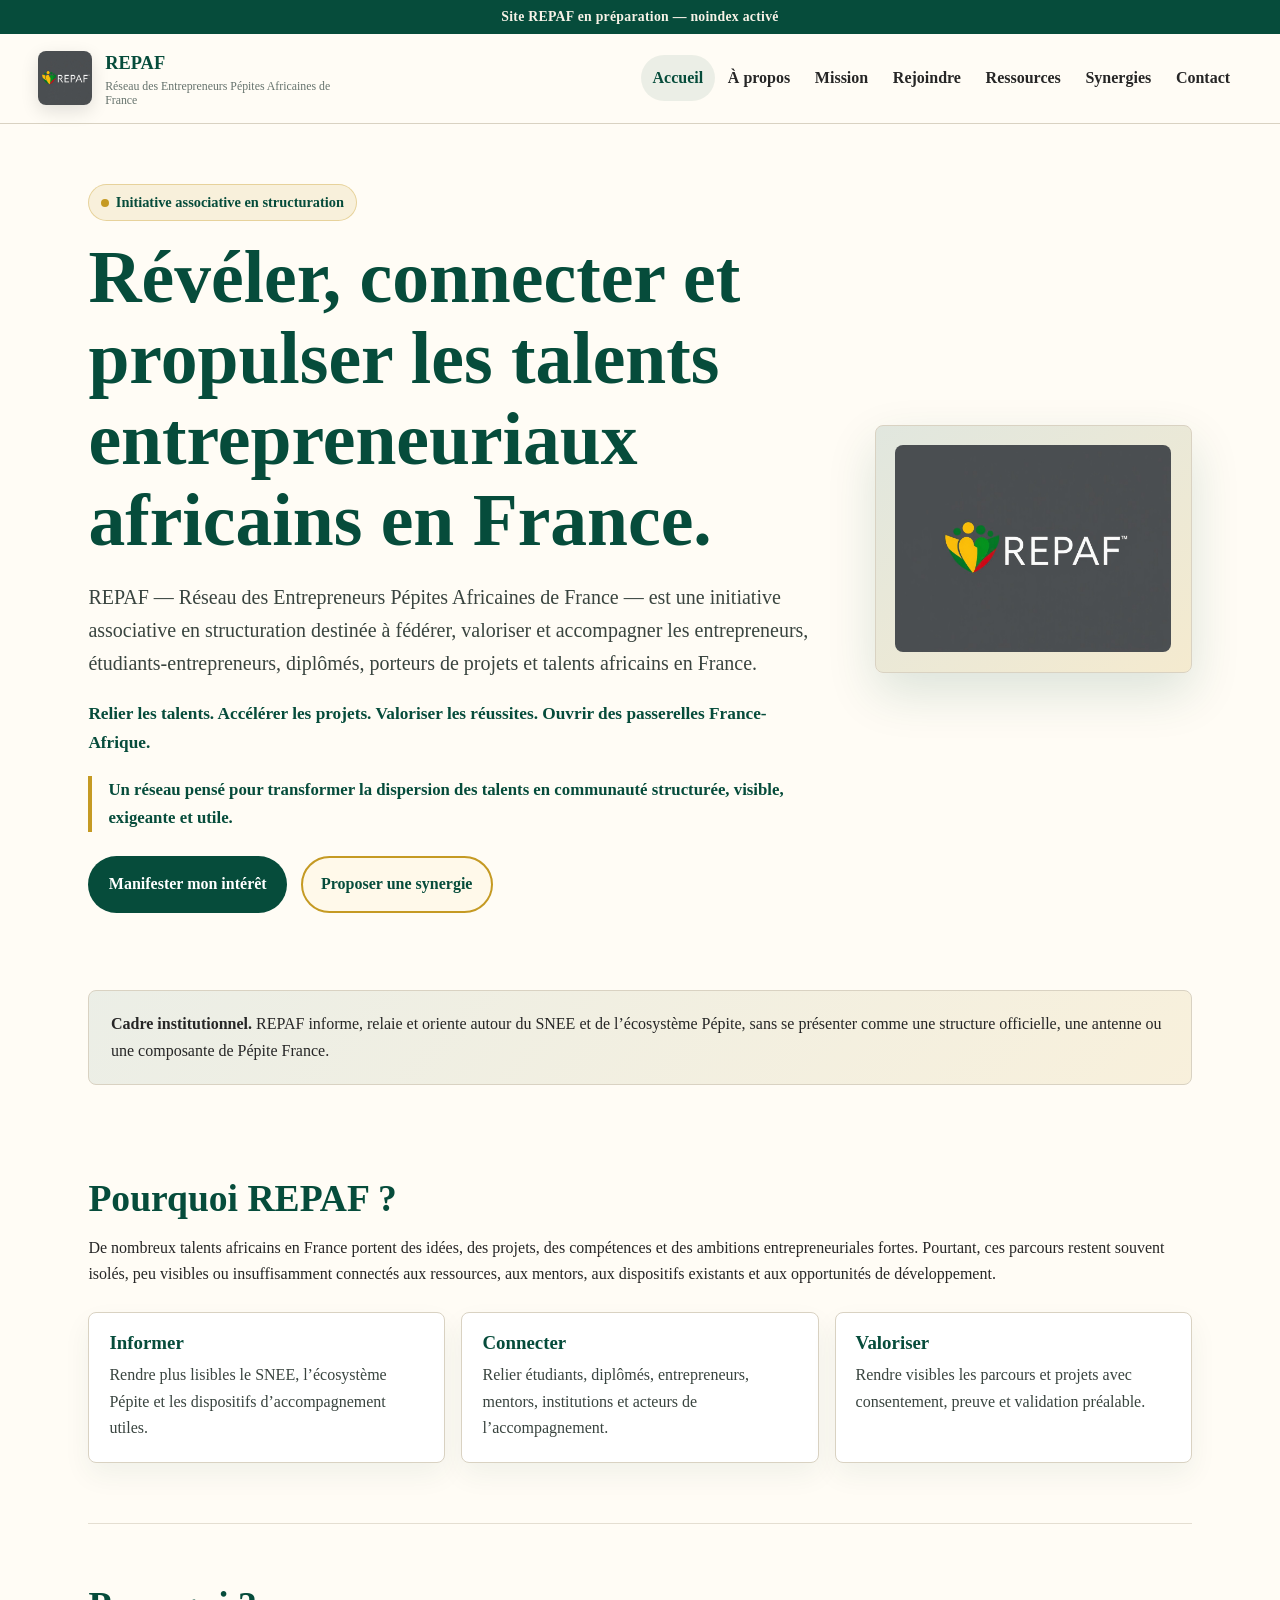
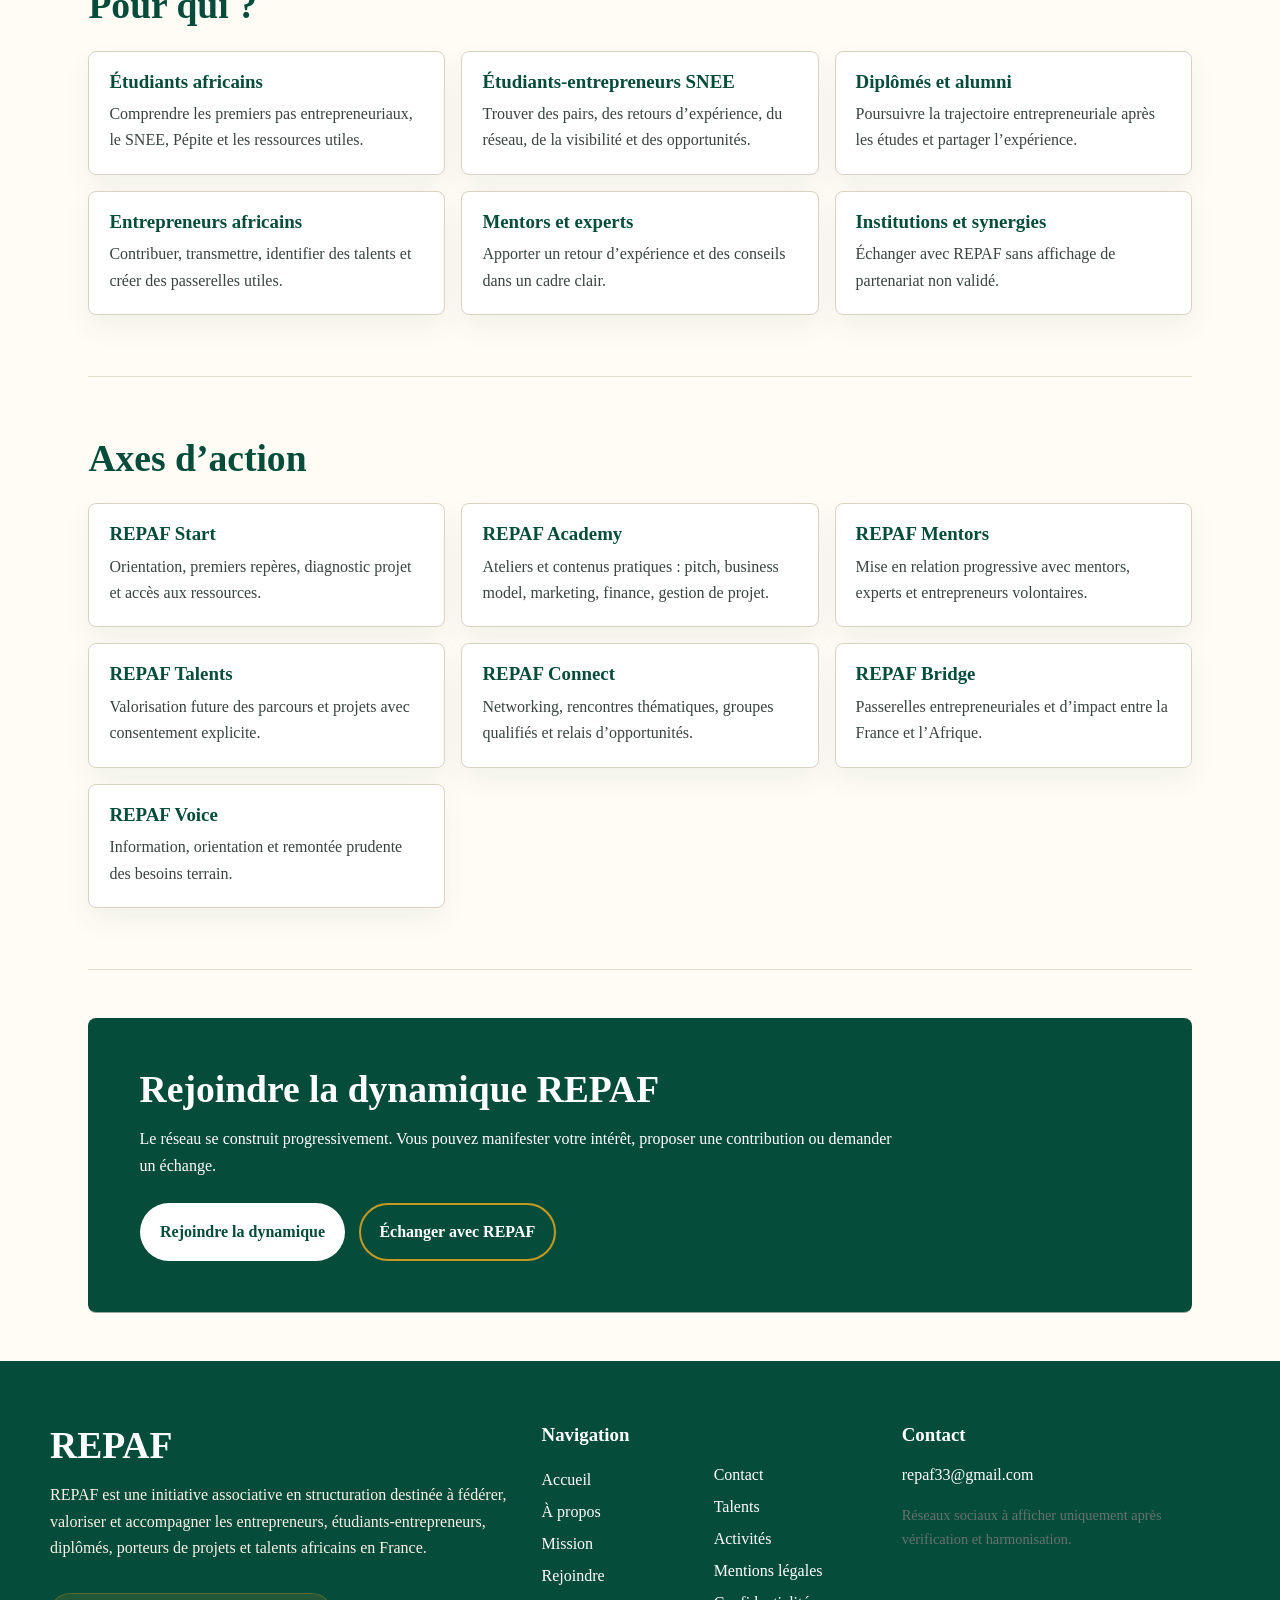
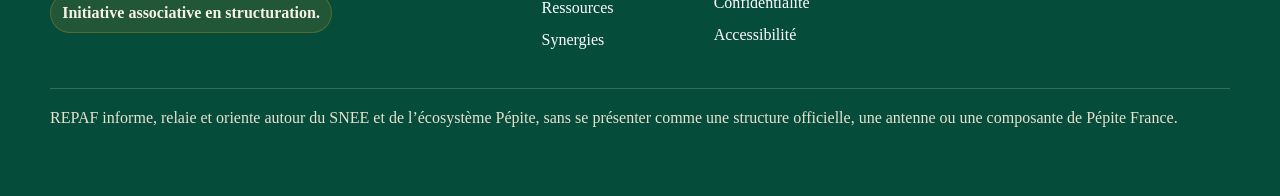
<file: index.html>
<!doctype html>
<html lang="fr">
<head>
  <meta charset="utf-8">
  <meta name="viewport" content="width=device-width, initial-scale=1">
  <title>Accueil — REPAF — Réseau des Entrepreneurs Pépites Africaines de France</title>
  <meta name="description" content="REPAF est une initiative associative en structuration destinée à fédérer, valoriser et accompagner les talents entrepreneuriaux africains en France.">
  <meta name="robots" content="noindex, nofollow, noarchive, nosnippet">
  <meta name="googlebot" content="noindex, nofollow, noarchive, nosnippet">
  <meta name="bingbot" content="noindex, nofollow, noarchive, nosnippet">
  <meta name="referrer" content="strict-origin-when-cross-origin">
  <meta property="og:title" content="Accueil — REPAF — Réseau des Entrepreneurs Pépites Africaines de France">
  <meta property="og:description" content="REPAF est une initiative associative en structuration destinée à fédérer, valoriser et accompagner les talents entrepreneuriaux africains en France.">
  <meta property="og:type" content="website">
  <meta property="og:image" content="assets/img/logo-repaf.jpeg">
  <link rel="icon" href="assets/img/favicon.svg" type="image/svg+xml">
  <link rel="stylesheet" href="assets/css/styles.css">
</head>
<body>
  <a class="skip-link" href="#contenu">Aller au contenu</a>
  <div class="prelaunch">Site REPAF en préparation — noindex activé</div>
  <header class="site-header">
    <a class="brand" href="index.html" aria-label="REPAF accueil"><img src="assets/img/logo-repaf.jpeg" alt="" aria-hidden="true"><span><strong>REPAF</strong><small>Réseau des Entrepreneurs Pépites Africaines de France</small></span></a>
    <button class="menu-toggle" aria-controls="menu" aria-expanded="false">Menu</button>
    <nav id="menu" class="menu" aria-label="Navigation principale"><a href="index.html" aria-current="page">Accueil</a><a href="a-propos.html" >À propos</a><a href="mission.html" >Mission</a><a href="rejoindre.html" >Rejoindre</a><a href="ressources-snee-pepite.html" >Ressources</a><a href="synergies.html" >Synergies</a><a href="contact.html" >Contact</a></nav>
  </header>
  <main id="contenu">
    
<section class="hero">
  <div class="hero-content">
    <p class="badge">Initiative associative en structuration</p>
    <h1>Révéler, connecter et propulser les talents entrepreneuriaux africains en France.</h1>
    <p class="lead">REPAF — Réseau des Entrepreneurs Pépites Africaines de France — est une initiative associative en structuration destinée à fédérer, valoriser et accompagner les entrepreneurs, étudiants-entrepreneurs, diplômés, porteurs de projets et talents africains en France.</p>
    <p class="promise">Relier les talents. Accélérer les projets. Valoriser les réussites. Ouvrir des passerelles France-Afrique.</p>
    <p class="authority">Un réseau pensé pour transformer la dispersion des talents en communauté structurée, visible, exigeante et utile.</p>
    <div class="cta-row"><a class="btn btn-primary" href="rejoindre.html">Manifester mon intérêt</a><a class="btn btn-secondary" href="synergies.html">Proposer une synergie</a></div>
  </div>
  <div class="hero-visual" aria-label="Identité visuelle REPAF">
    <img src="assets/img/logo-repaf.jpeg" alt="Logo REPAF" loading="eager">
  </div>
</section>
<section class="notice"><strong>Cadre institutionnel.</strong> REPAF informe, relaie et oriente autour du SNEE et de l’écosystème Pépite, sans se présenter comme une structure officielle, une antenne ou une composante de Pépite France.</section>
<section>
  <h2>Pourquoi REPAF ?</h2>
  <p>De nombreux talents africains en France portent des idées, des projets, des compétences et des ambitions entrepreneuriales fortes. Pourtant, ces parcours restent souvent isolés, peu visibles ou insuffisamment connectés aux ressources, aux mentors, aux dispositifs existants et aux opportunités de développement.</p>
  <div class="cards"><article class="card"><h3>Informer</h3><p>Rendre plus lisibles le SNEE, l’écosystème Pépite et les dispositifs d’accompagnement utiles.</p></article><article class="card"><h3>Connecter</h3><p>Relier étudiants, diplômés, entrepreneurs, mentors, institutions et acteurs de l’accompagnement.</p></article><article class="card"><h3>Valoriser</h3><p>Rendre visibles les parcours et projets avec consentement, preuve et validation préalable.</p></article></div>
</section>
<section>
  <h2>Pour qui ?</h2>
  <div class="cards"><article class="card"><h3>Étudiants africains</h3><p>Comprendre les premiers pas entrepreneuriaux, le SNEE, Pépite et les ressources utiles.</p></article><article class="card"><h3>Étudiants-entrepreneurs SNEE</h3><p>Trouver des pairs, des retours d’expérience, du réseau, de la visibilité et des opportunités.</p></article><article class="card"><h3>Diplômés et alumni</h3><p>Poursuivre la trajectoire entrepreneuriale après les études et partager l’expérience.</p></article><article class="card"><h3>Entrepreneurs africains</h3><p>Contribuer, transmettre, identifier des talents et créer des passerelles utiles.</p></article><article class="card"><h3>Mentors et experts</h3><p>Apporter un retour d’expérience et des conseils dans un cadre clair.</p></article><article class="card"><h3>Institutions et synergies</h3><p>Échanger avec REPAF sans affichage de partenariat non validé.</p></article></div>
</section>
<section>
  <h2>Axes d’action</h2>
  <div class="cards"><article class="card"><h3>REPAF Start</h3><p>Orientation, premiers repères, diagnostic projet et accès aux ressources.</p></article><article class="card"><h3>REPAF Academy</h3><p>Ateliers et contenus pratiques : pitch, business model, marketing, finance, gestion de projet.</p></article><article class="card"><h3>REPAF Mentors</h3><p>Mise en relation progressive avec mentors, experts et entrepreneurs volontaires.</p></article><article class="card"><h3>REPAF Talents</h3><p>Valorisation future des parcours et projets avec consentement explicite.</p></article><article class="card"><h3>REPAF Connect</h3><p>Networking, rencontres thématiques, groupes qualifiés et relais d’opportunités.</p></article><article class="card"><h3>REPAF Bridge</h3><p>Passerelles entrepreneuriales et d’impact entre la France et l’Afrique.</p></article><article class="card"><h3>REPAF Voice</h3><p>Information, orientation et remontée prudente des besoins terrain.</p></article></div>
</section>
<section class="final-cta">
  <h2>Rejoindre la dynamique REPAF</h2>
  <p>Le réseau se construit progressivement. Vous pouvez manifester votre intérêt, proposer une contribution ou demander un échange.</p>
  <div class="cta-row"><a class="btn btn-primary" href="rejoindre.html">Rejoindre la dynamique</a><a class="btn btn-secondary" href="synergies.html">Échanger avec REPAF</a></div>
</section>

  </main>
  <footer class="site-footer">
    <div class="footer-grid">
      <div><h2>REPAF</h2><p>REPAF est une initiative associative en structuration destinée à fédérer, valoriser et accompagner les entrepreneurs, étudiants-entrepreneurs, diplômés, porteurs de projets et talents africains en France.</p><p class="status">Initiative associative en structuration.</p></div>
      <div><h3>Navigation</h3><ul><li><a href="index.html">Accueil</a></li><li><a href="a-propos.html">À propos</a></li><li><a href="mission.html">Mission</a></li><li><a href="rejoindre.html">Rejoindre</a></li><li><a href="ressources-snee-pepite.html">Ressources</a></li><li><a href="synergies.html">Synergies</a></li><li><a href="contact.html">Contact</a></li><li><a href="talents.html">Talents</a></li><li><a href="activites.html">Activités</a></li><li><a href="mentions-legales.html">Mentions légales</a></li><li><a href="confidentialite.html">Confidentialité</a></li><li><a href="accessibilite.html">Accessibilité</a></li></ul></div>
      <div><h3>Contact</h3><p><a href="mailto:repaf33@gmail.com">repaf33@gmail.com</a></p><p class="microcopy">Réseaux sociaux à afficher uniquement après vérification et harmonisation.</p></div>
    </div>
    <p class="non-affiliation">REPAF informe, relaie et oriente autour du SNEE et de l’écosystème Pépite, sans se présenter comme une structure officielle, une antenne ou une composante de Pépite France.</p>
  </footer>
  <script src="assets/js/main.js"></script>
</body>
</html>
</file>
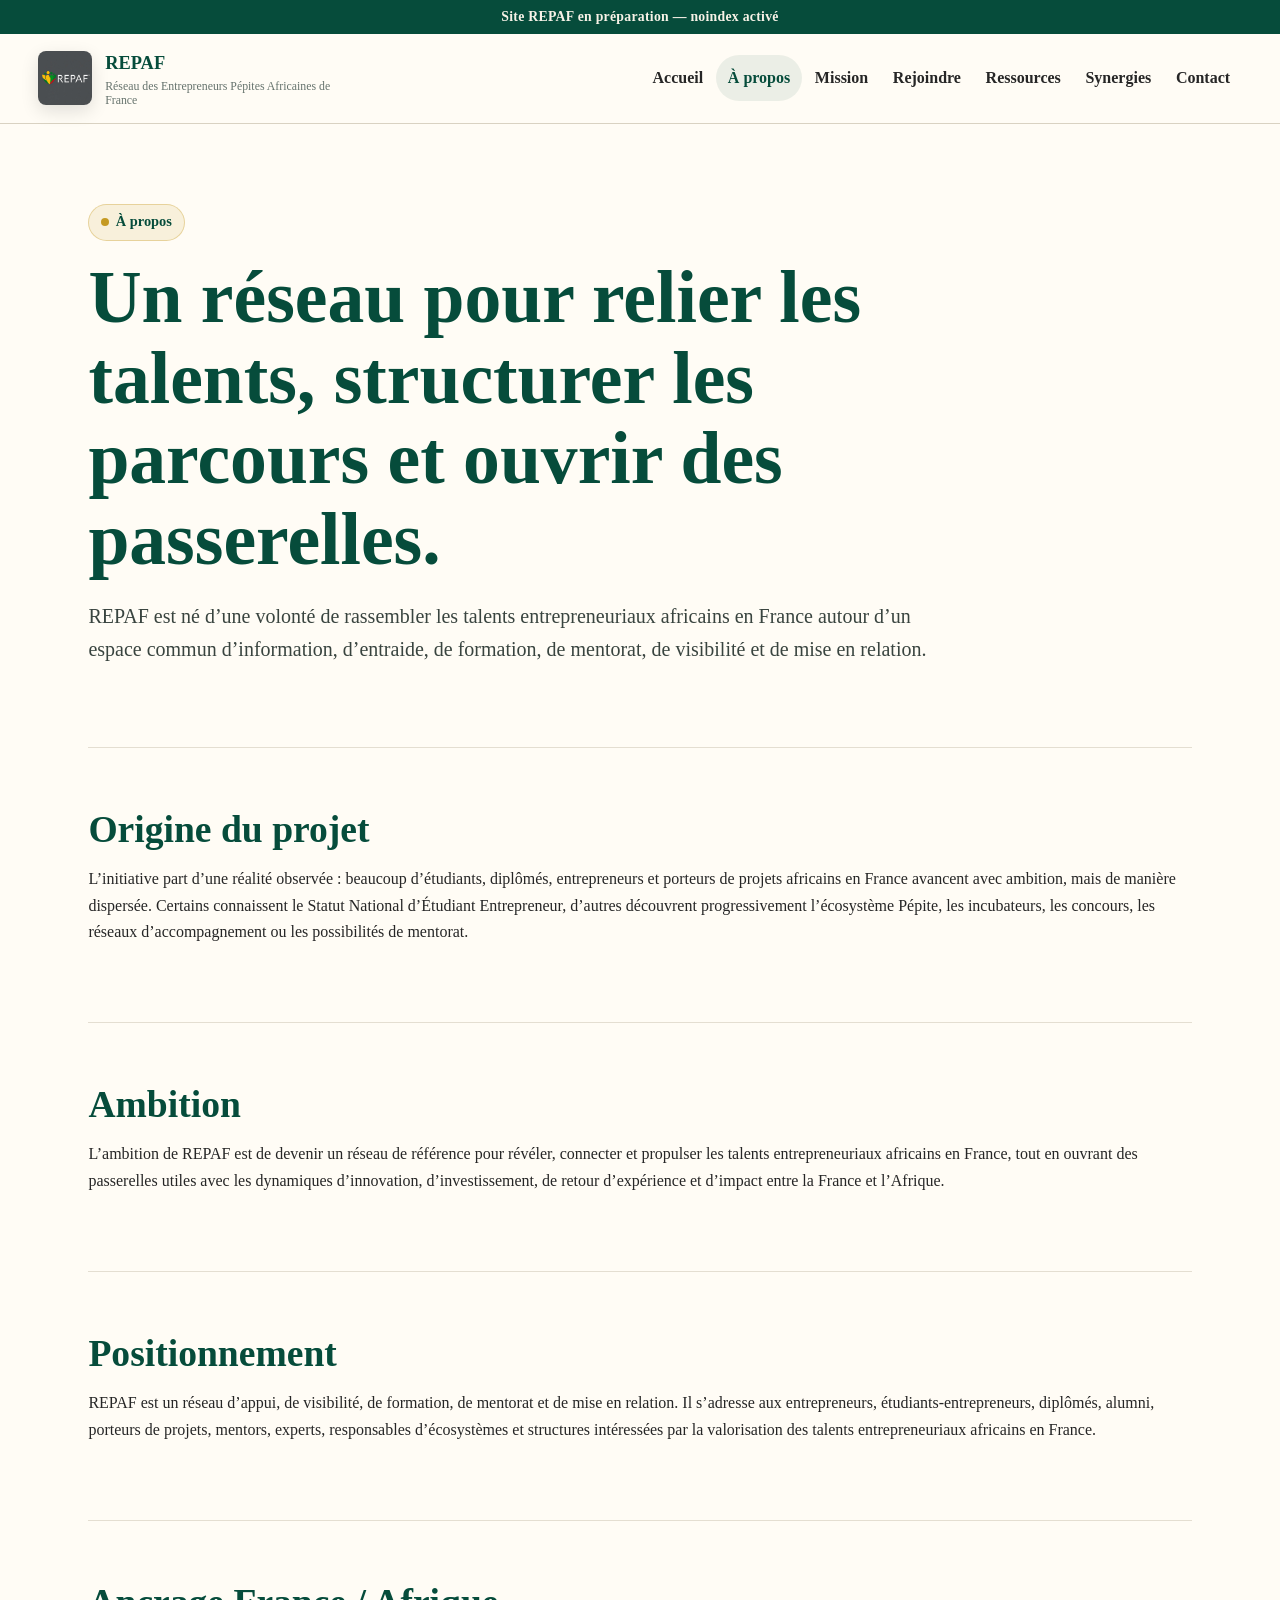
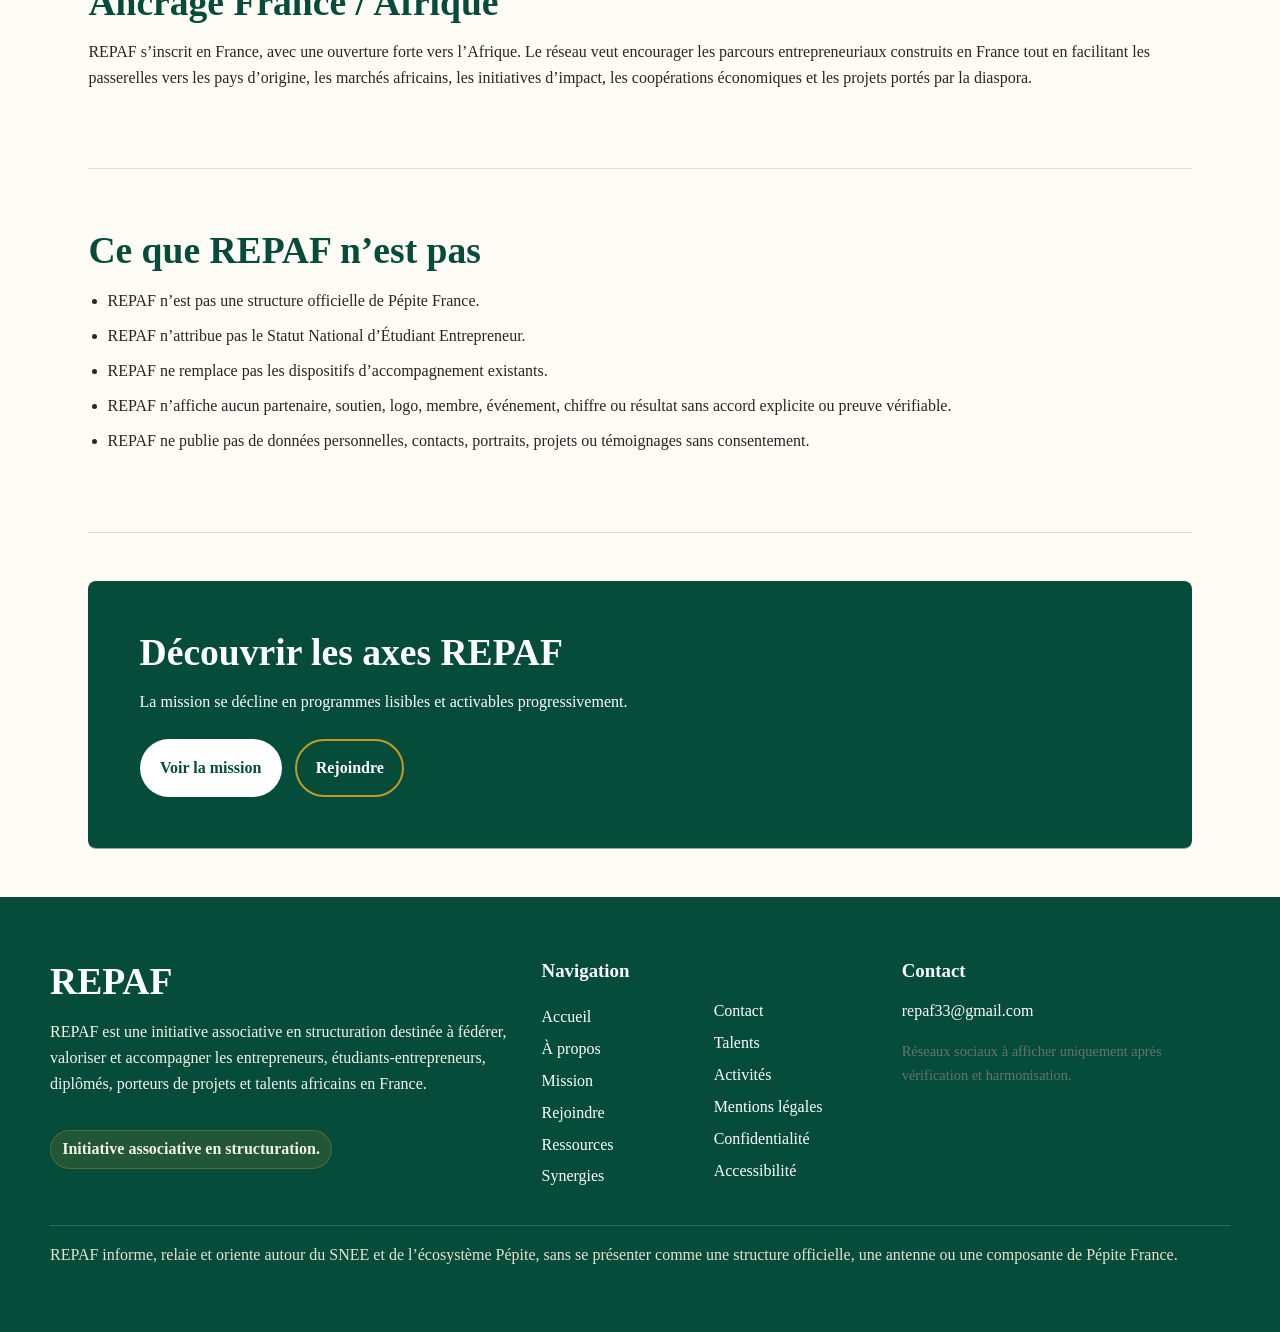
<file: a-propos.html>
<!doctype html>
<html lang="fr">
<head>
  <meta charset="utf-8">
  <meta name="viewport" content="width=device-width, initial-scale=1">
  <title>À propos — REPAF — Réseau des Entrepreneurs Pépites Africaines de France</title>
  <meta name="description" content="Origine, ambition et positionnement de REPAF.">
  <meta name="robots" content="noindex, nofollow, noarchive, nosnippet">
  <meta name="googlebot" content="noindex, nofollow, noarchive, nosnippet">
  <meta name="bingbot" content="noindex, nofollow, noarchive, nosnippet">
  <meta name="referrer" content="strict-origin-when-cross-origin">
  <meta property="og:title" content="À propos — REPAF — Réseau des Entrepreneurs Pépites Africaines de France">
  <meta property="og:description" content="Origine, ambition et positionnement de REPAF.">
  <meta property="og:type" content="website">
  <meta property="og:image" content="assets/img/logo-repaf.jpeg">
  <link rel="icon" href="assets/img/favicon.svg" type="image/svg+xml">
  <link rel="stylesheet" href="assets/css/styles.css">
</head>
<body>
  <a class="skip-link" href="#contenu">Aller au contenu</a>
  <div class="prelaunch">Site REPAF en préparation — noindex activé</div>
  <header class="site-header">
    <a class="brand" href="index.html" aria-label="REPAF accueil"><img src="assets/img/logo-repaf.jpeg" alt="" aria-hidden="true"><span><strong>REPAF</strong><small>Réseau des Entrepreneurs Pépites Africaines de France</small></span></a>
    <button class="menu-toggle" aria-controls="menu" aria-expanded="false">Menu</button>
    <nav id="menu" class="menu" aria-label="Navigation principale"><a href="index.html" >Accueil</a><a href="a-propos.html" aria-current="page">À propos</a><a href="mission.html" >Mission</a><a href="rejoindre.html" >Rejoindre</a><a href="ressources-snee-pepite.html" >Ressources</a><a href="synergies.html" >Synergies</a><a href="contact.html" >Contact</a></nav>
  </header>
  <main id="contenu">
    
<section class="page-hero"><p class="badge">À propos</p><h1>Un réseau pour relier les talents, structurer les parcours et ouvrir des passerelles.</h1><p class="lead">REPAF est né d’une volonté de rassembler les talents entrepreneuriaux africains en France autour d’un espace commun d’information, d’entraide, de formation, de mentorat, de visibilité et de mise en relation.</p></section>
<section><h2>Origine du projet</h2><p>L’initiative part d’une réalité observée : beaucoup d’étudiants, diplômés, entrepreneurs et porteurs de projets africains en France avancent avec ambition, mais de manière dispersée. Certains connaissent le Statut National d’Étudiant Entrepreneur, d’autres découvrent progressivement l’écosystème Pépite, les incubateurs, les concours, les réseaux d’accompagnement ou les possibilités de mentorat.</p></section>
<section><h2>Ambition</h2><p>L’ambition de REPAF est de devenir un réseau de référence pour révéler, connecter et propulser les talents entrepreneuriaux africains en France, tout en ouvrant des passerelles utiles avec les dynamiques d’innovation, d’investissement, de retour d’expérience et d’impact entre la France et l’Afrique.</p></section>
<section><h2>Positionnement</h2><p>REPAF est un réseau d’appui, de visibilité, de formation, de mentorat et de mise en relation. Il s’adresse aux entrepreneurs, étudiants-entrepreneurs, diplômés, alumni, porteurs de projets, mentors, experts, responsables d’écosystèmes et structures intéressées par la valorisation des talents entrepreneuriaux africains en France.</p></section>
<section><h2>Ancrage France / Afrique</h2><p>REPAF s’inscrit en France, avec une ouverture forte vers l’Afrique. Le réseau veut encourager les parcours entrepreneuriaux construits en France tout en facilitant les passerelles vers les pays d’origine, les marchés africains, les initiatives d’impact, les coopérations économiques et les projets portés par la diaspora.</p></section>
<section><h2>Ce que REPAF n’est pas</h2><ul class="checklist"><li>REPAF n’est pas une structure officielle de Pépite France.</li><li>REPAF n’attribue pas le Statut National d’Étudiant Entrepreneur.</li><li>REPAF ne remplace pas les dispositifs d’accompagnement existants.</li><li>REPAF n’affiche aucun partenaire, soutien, logo, membre, événement, chiffre ou résultat sans accord explicite ou preuve vérifiable.</li><li>REPAF ne publie pas de données personnelles, contacts, portraits, projets ou témoignages sans consentement.</li></ul></section>
<section class="final-cta"><h2>Découvrir les axes REPAF</h2><p>La mission se décline en programmes lisibles et activables progressivement.</p><div class="cta-row"><a class="btn btn-primary" href="mission.html">Voir la mission</a><a class="btn btn-secondary" href="rejoindre.html">Rejoindre</a></div></section>

  </main>
  <footer class="site-footer">
    <div class="footer-grid">
      <div><h2>REPAF</h2><p>REPAF est une initiative associative en structuration destinée à fédérer, valoriser et accompagner les entrepreneurs, étudiants-entrepreneurs, diplômés, porteurs de projets et talents africains en France.</p><p class="status">Initiative associative en structuration.</p></div>
      <div><h3>Navigation</h3><ul><li><a href="index.html">Accueil</a></li><li><a href="a-propos.html">À propos</a></li><li><a href="mission.html">Mission</a></li><li><a href="rejoindre.html">Rejoindre</a></li><li><a href="ressources-snee-pepite.html">Ressources</a></li><li><a href="synergies.html">Synergies</a></li><li><a href="contact.html">Contact</a></li><li><a href="talents.html">Talents</a></li><li><a href="activites.html">Activités</a></li><li><a href="mentions-legales.html">Mentions légales</a></li><li><a href="confidentialite.html">Confidentialité</a></li><li><a href="accessibilite.html">Accessibilité</a></li></ul></div>
      <div><h3>Contact</h3><p><a href="mailto:repaf33@gmail.com">repaf33@gmail.com</a></p><p class="microcopy">Réseaux sociaux à afficher uniquement après vérification et harmonisation.</p></div>
    </div>
    <p class="non-affiliation">REPAF informe, relaie et oriente autour du SNEE et de l’écosystème Pépite, sans se présenter comme une structure officielle, une antenne ou une composante de Pépite France.</p>
  </footer>
  <script src="assets/js/main.js"></script>
</body>
</html>
</file>
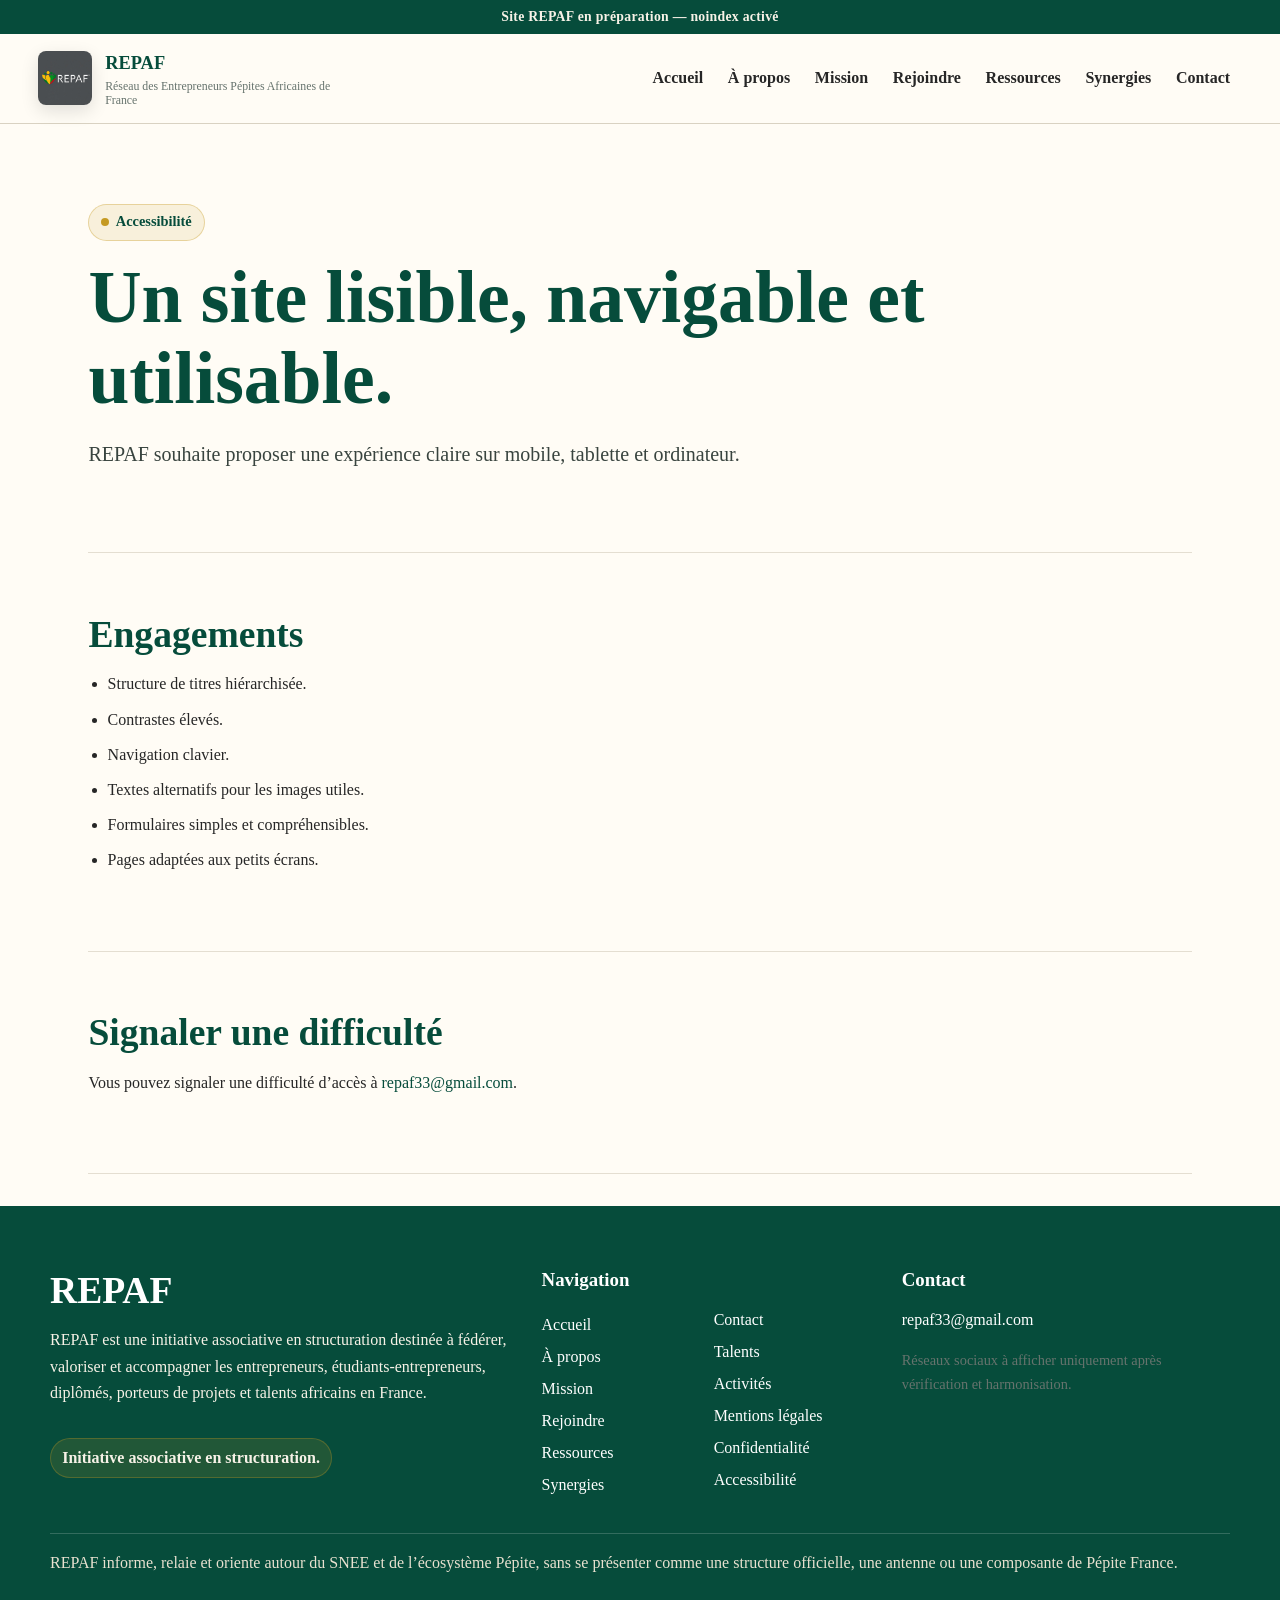
<file: accessibilite.html>
<!doctype html>
<html lang="fr">
<head>
  <meta charset="utf-8">
  <meta name="viewport" content="width=device-width, initial-scale=1">
  <title>Accessibilité — REPAF — Réseau des Entrepreneurs Pépites Africaines de France</title>
  <meta name="description" content="Engagement d’accessibilité du site REPAF.">
  <meta name="robots" content="noindex, nofollow, noarchive, nosnippet">
  <meta name="googlebot" content="noindex, nofollow, noarchive, nosnippet">
  <meta name="bingbot" content="noindex, nofollow, noarchive, nosnippet">
  <meta name="referrer" content="strict-origin-when-cross-origin">
  <meta property="og:title" content="Accessibilité — REPAF — Réseau des Entrepreneurs Pépites Africaines de France">
  <meta property="og:description" content="Engagement d’accessibilité du site REPAF.">
  <meta property="og:type" content="website">
  <meta property="og:image" content="assets/img/logo-repaf.jpeg">
  <link rel="icon" href="assets/img/favicon.svg" type="image/svg+xml">
  <link rel="stylesheet" href="assets/css/styles.css">
</head>
<body>
  <a class="skip-link" href="#contenu">Aller au contenu</a>
  <div class="prelaunch">Site REPAF en préparation — noindex activé</div>
  <header class="site-header">
    <a class="brand" href="index.html" aria-label="REPAF accueil"><img src="assets/img/logo-repaf.jpeg" alt="" aria-hidden="true"><span><strong>REPAF</strong><small>Réseau des Entrepreneurs Pépites Africaines de France</small></span></a>
    <button class="menu-toggle" aria-controls="menu" aria-expanded="false">Menu</button>
    <nav id="menu" class="menu" aria-label="Navigation principale"><a href="index.html" >Accueil</a><a href="a-propos.html" >À propos</a><a href="mission.html" >Mission</a><a href="rejoindre.html" >Rejoindre</a><a href="ressources-snee-pepite.html" >Ressources</a><a href="synergies.html" >Synergies</a><a href="contact.html" >Contact</a></nav>
  </header>
  <main id="contenu">
    
<section class="page-hero"><p class="badge">Accessibilité</p><h1>Un site lisible, navigable et utilisable.</h1><p class="lead">REPAF souhaite proposer une expérience claire sur mobile, tablette et ordinateur.</p></section>
<section><h2>Engagements</h2><ul class="checklist"><li>Structure de titres hiérarchisée.</li><li>Contrastes élevés.</li><li>Navigation clavier.</li><li>Textes alternatifs pour les images utiles.</li><li>Formulaires simples et compréhensibles.</li><li>Pages adaptées aux petits écrans.</li></ul></section>
<section><h2>Signaler une difficulté</h2><p>Vous pouvez signaler une difficulté d’accès à <a href="mailto:repaf33@gmail.com">repaf33@gmail.com</a>.</p></section>

  </main>
  <footer class="site-footer">
    <div class="footer-grid">
      <div><h2>REPAF</h2><p>REPAF est une initiative associative en structuration destinée à fédérer, valoriser et accompagner les entrepreneurs, étudiants-entrepreneurs, diplômés, porteurs de projets et talents africains en France.</p><p class="status">Initiative associative en structuration.</p></div>
      <div><h3>Navigation</h3><ul><li><a href="index.html">Accueil</a></li><li><a href="a-propos.html">À propos</a></li><li><a href="mission.html">Mission</a></li><li><a href="rejoindre.html">Rejoindre</a></li><li><a href="ressources-snee-pepite.html">Ressources</a></li><li><a href="synergies.html">Synergies</a></li><li><a href="contact.html">Contact</a></li><li><a href="talents.html">Talents</a></li><li><a href="activites.html">Activités</a></li><li><a href="mentions-legales.html">Mentions légales</a></li><li><a href="confidentialite.html">Confidentialité</a></li><li><a href="accessibilite.html">Accessibilité</a></li></ul></div>
      <div><h3>Contact</h3><p><a href="mailto:repaf33@gmail.com">repaf33@gmail.com</a></p><p class="microcopy">Réseaux sociaux à afficher uniquement après vérification et harmonisation.</p></div>
    </div>
    <p class="non-affiliation">REPAF informe, relaie et oriente autour du SNEE et de l’écosystème Pépite, sans se présenter comme une structure officielle, une antenne ou une composante de Pépite France.</p>
  </footer>
  <script src="assets/js/main.js"></script>
</body>
</html>
</file>
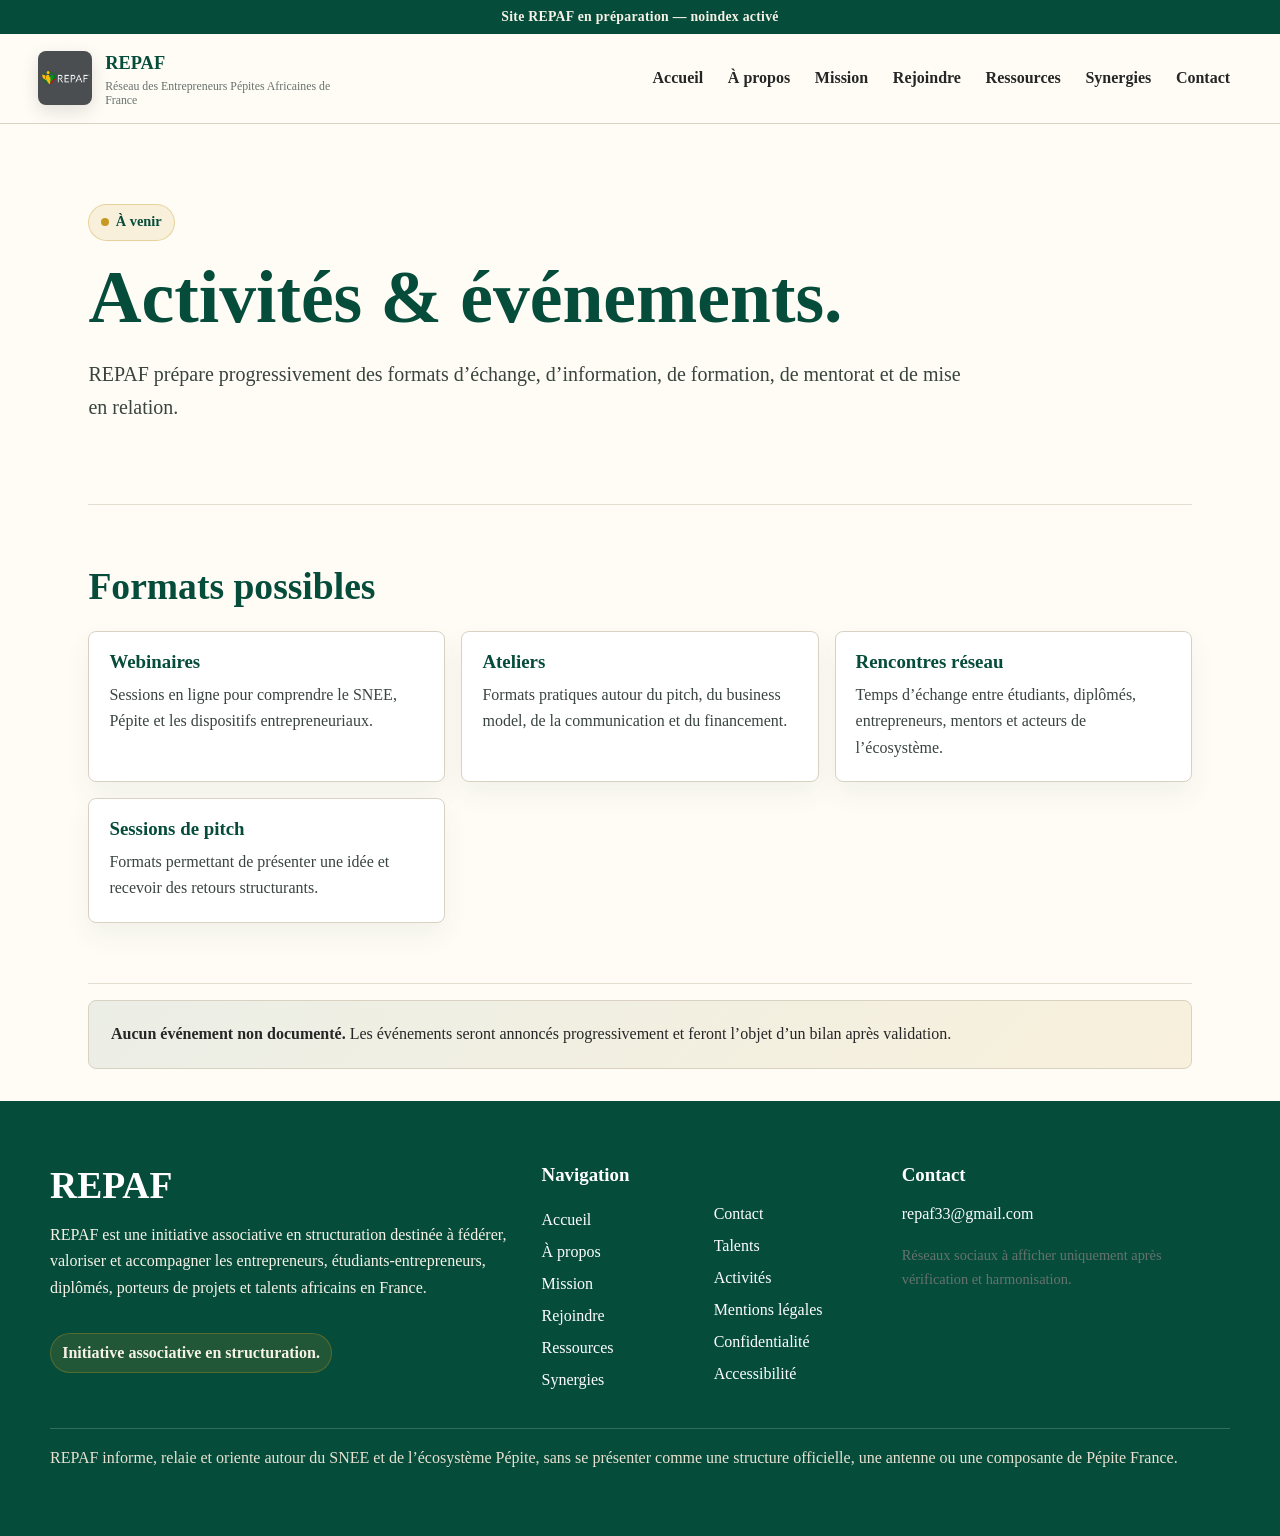
<file: activites.html>
<!doctype html>
<html lang="fr">
<head>
  <meta charset="utf-8">
  <meta name="viewport" content="width=device-width, initial-scale=1">
  <title>Activités & événements — REPAF — Réseau des Entrepreneurs Pépites Africaines de France</title>
  <meta name="description" content="Future page des activités REPAF.">
  <meta name="robots" content="noindex, nofollow, noarchive, nosnippet">
  <meta name="googlebot" content="noindex, nofollow, noarchive, nosnippet">
  <meta name="bingbot" content="noindex, nofollow, noarchive, nosnippet">
  <meta name="referrer" content="strict-origin-when-cross-origin">
  <meta property="og:title" content="Activités & événements — REPAF — Réseau des Entrepreneurs Pépites Africaines de France">
  <meta property="og:description" content="Future page des activités REPAF.">
  <meta property="og:type" content="website">
  <meta property="og:image" content="assets/img/logo-repaf.jpeg">
  <link rel="icon" href="assets/img/favicon.svg" type="image/svg+xml">
  <link rel="stylesheet" href="assets/css/styles.css">
</head>
<body>
  <a class="skip-link" href="#contenu">Aller au contenu</a>
  <div class="prelaunch">Site REPAF en préparation — noindex activé</div>
  <header class="site-header">
    <a class="brand" href="index.html" aria-label="REPAF accueil"><img src="assets/img/logo-repaf.jpeg" alt="" aria-hidden="true"><span><strong>REPAF</strong><small>Réseau des Entrepreneurs Pépites Africaines de France</small></span></a>
    <button class="menu-toggle" aria-controls="menu" aria-expanded="false">Menu</button>
    <nav id="menu" class="menu" aria-label="Navigation principale"><a href="index.html" >Accueil</a><a href="a-propos.html" >À propos</a><a href="mission.html" >Mission</a><a href="rejoindre.html" >Rejoindre</a><a href="ressources-snee-pepite.html" >Ressources</a><a href="synergies.html" >Synergies</a><a href="contact.html" >Contact</a></nav>
  </header>
  <main id="contenu">
    
<section class="page-hero"><p class="badge">À venir</p><h1>Activités & événements.</h1><p class="lead">REPAF prépare progressivement des formats d’échange, d’information, de formation, de mentorat et de mise en relation.</p></section>
<section><h2>Formats possibles</h2><div class="cards"><article class="card"><h3>Webinaires</h3><p>Sessions en ligne pour comprendre le SNEE, Pépite et les dispositifs entrepreneuriaux.</p></article><article class="card"><h3>Ateliers</h3><p>Formats pratiques autour du pitch, du business model, de la communication et du financement.</p></article><article class="card"><h3>Rencontres réseau</h3><p>Temps d’échange entre étudiants, diplômés, entrepreneurs, mentors et acteurs de l’écosystème.</p></article><article class="card"><h3>Sessions de pitch</h3><p>Formats permettant de présenter une idée et recevoir des retours structurants.</p></article></div></section><section class="notice"><strong>Aucun événement non documenté.</strong> Les événements seront annoncés progressivement et feront l’objet d’un bilan après validation.</section>

  </main>
  <footer class="site-footer">
    <div class="footer-grid">
      <div><h2>REPAF</h2><p>REPAF est une initiative associative en structuration destinée à fédérer, valoriser et accompagner les entrepreneurs, étudiants-entrepreneurs, diplômés, porteurs de projets et talents africains en France.</p><p class="status">Initiative associative en structuration.</p></div>
      <div><h3>Navigation</h3><ul><li><a href="index.html">Accueil</a></li><li><a href="a-propos.html">À propos</a></li><li><a href="mission.html">Mission</a></li><li><a href="rejoindre.html">Rejoindre</a></li><li><a href="ressources-snee-pepite.html">Ressources</a></li><li><a href="synergies.html">Synergies</a></li><li><a href="contact.html">Contact</a></li><li><a href="talents.html">Talents</a></li><li><a href="activites.html">Activités</a></li><li><a href="mentions-legales.html">Mentions légales</a></li><li><a href="confidentialite.html">Confidentialité</a></li><li><a href="accessibilite.html">Accessibilité</a></li></ul></div>
      <div><h3>Contact</h3><p><a href="mailto:repaf33@gmail.com">repaf33@gmail.com</a></p><p class="microcopy">Réseaux sociaux à afficher uniquement après vérification et harmonisation.</p></div>
    </div>
    <p class="non-affiliation">REPAF informe, relaie et oriente autour du SNEE et de l’écosystème Pépite, sans se présenter comme une structure officielle, une antenne ou une composante de Pépite France.</p>
  </footer>
  <script src="assets/js/main.js"></script>
</body>
</html>
</file>
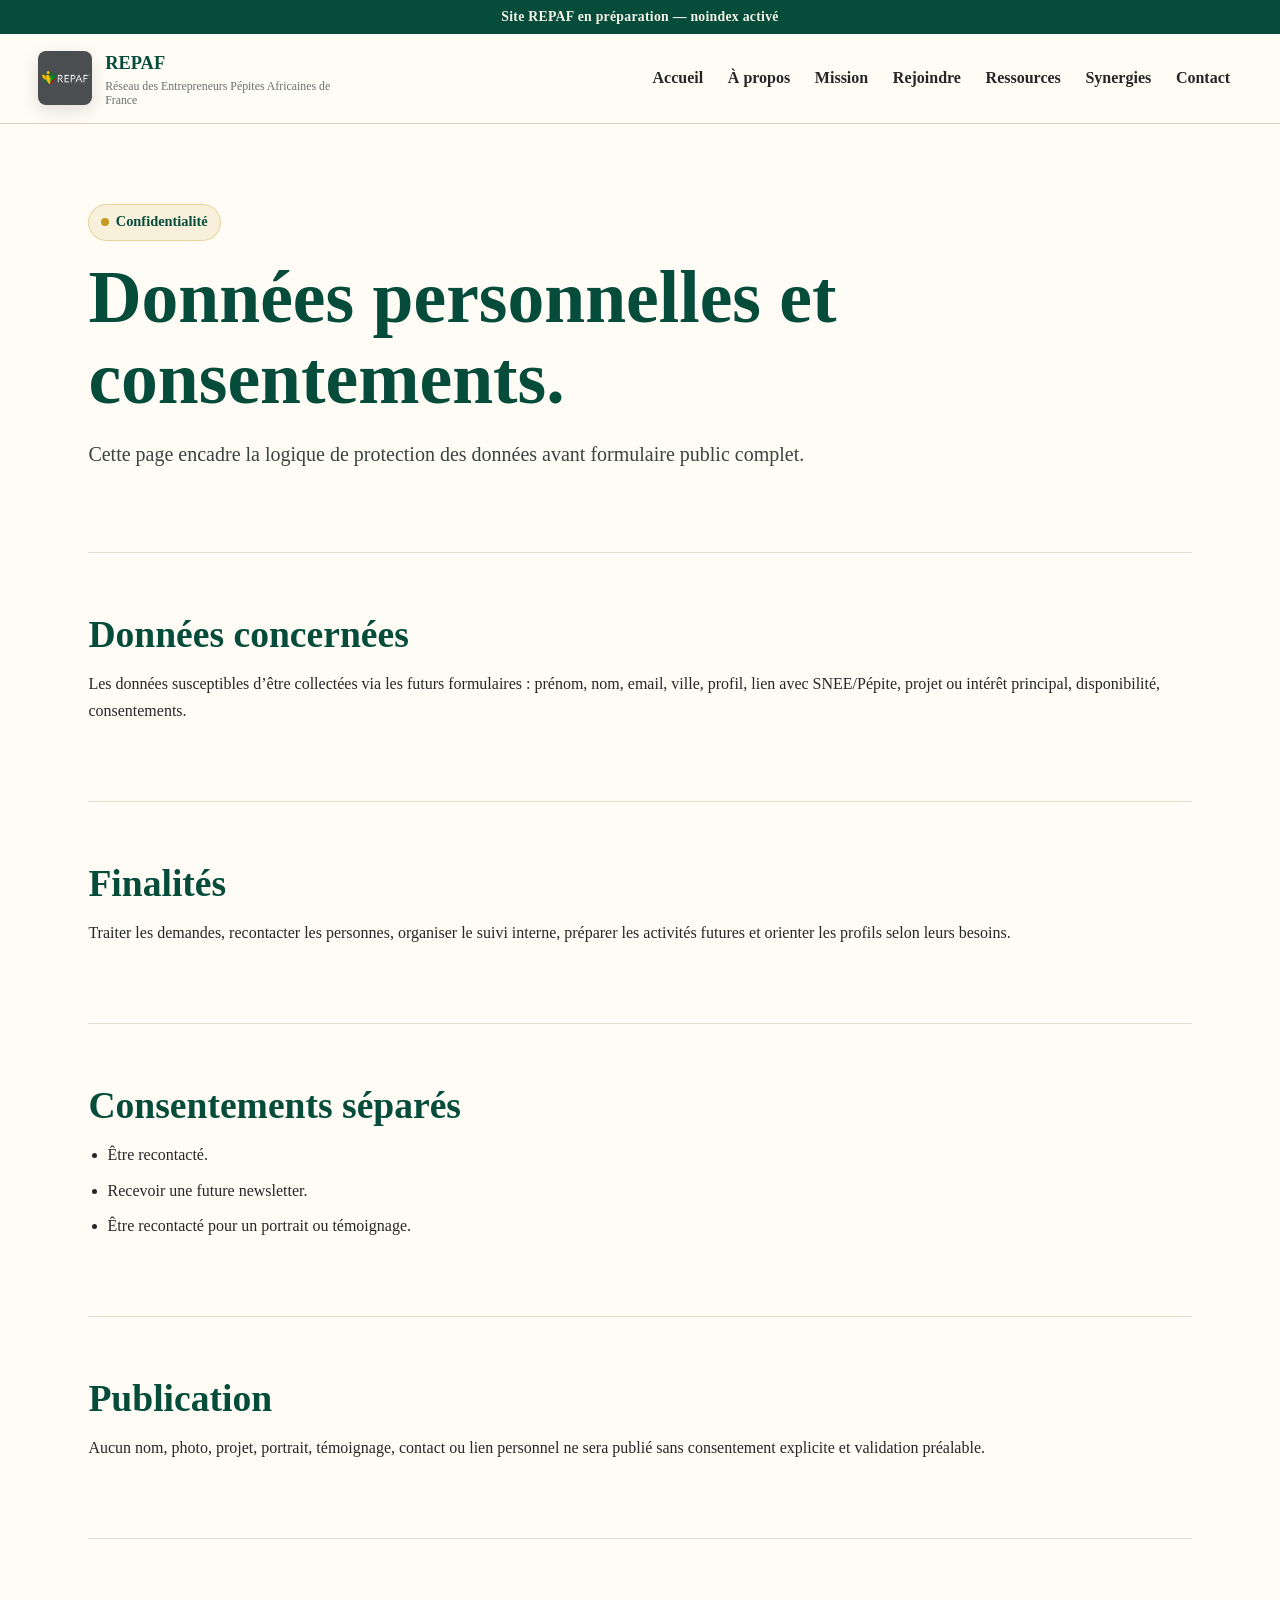
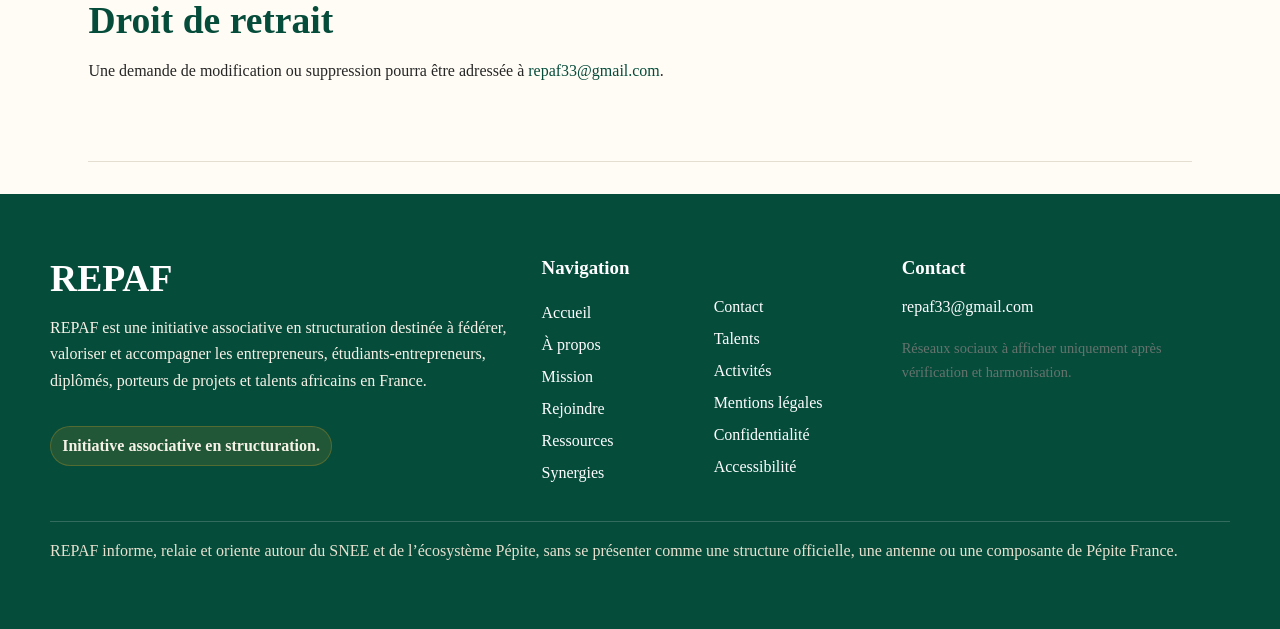
<file: confidentialite.html>
<!doctype html>
<html lang="fr">
<head>
  <meta charset="utf-8">
  <meta name="viewport" content="width=device-width, initial-scale=1">
  <title>Confidentialité — REPAF — Réseau des Entrepreneurs Pépites Africaines de France</title>
  <meta name="description" content="Politique de confidentialité provisoire REPAF.">
  <meta name="robots" content="noindex, nofollow, noarchive, nosnippet">
  <meta name="googlebot" content="noindex, nofollow, noarchive, nosnippet">
  <meta name="bingbot" content="noindex, nofollow, noarchive, nosnippet">
  <meta name="referrer" content="strict-origin-when-cross-origin">
  <meta property="og:title" content="Confidentialité — REPAF — Réseau des Entrepreneurs Pépites Africaines de France">
  <meta property="og:description" content="Politique de confidentialité provisoire REPAF.">
  <meta property="og:type" content="website">
  <meta property="og:image" content="assets/img/logo-repaf.jpeg">
  <link rel="icon" href="assets/img/favicon.svg" type="image/svg+xml">
  <link rel="stylesheet" href="assets/css/styles.css">
</head>
<body>
  <a class="skip-link" href="#contenu">Aller au contenu</a>
  <div class="prelaunch">Site REPAF en préparation — noindex activé</div>
  <header class="site-header">
    <a class="brand" href="index.html" aria-label="REPAF accueil"><img src="assets/img/logo-repaf.jpeg" alt="" aria-hidden="true"><span><strong>REPAF</strong><small>Réseau des Entrepreneurs Pépites Africaines de France</small></span></a>
    <button class="menu-toggle" aria-controls="menu" aria-expanded="false">Menu</button>
    <nav id="menu" class="menu" aria-label="Navigation principale"><a href="index.html" >Accueil</a><a href="a-propos.html" >À propos</a><a href="mission.html" >Mission</a><a href="rejoindre.html" >Rejoindre</a><a href="ressources-snee-pepite.html" >Ressources</a><a href="synergies.html" >Synergies</a><a href="contact.html" >Contact</a></nav>
  </header>
  <main id="contenu">
    
<section class="page-hero"><p class="badge">Confidentialité</p><h1>Données personnelles et consentements.</h1><p class="lead">Cette page encadre la logique de protection des données avant formulaire public complet.</p></section>
<section><h2>Données concernées</h2><p>Les données susceptibles d’être collectées via les futurs formulaires : prénom, nom, email, ville, profil, lien avec SNEE/Pépite, projet ou intérêt principal, disponibilité, consentements.</p></section>
<section><h2>Finalités</h2><p>Traiter les demandes, recontacter les personnes, organiser le suivi interne, préparer les activités futures et orienter les profils selon leurs besoins.</p></section>
<section><h2>Consentements séparés</h2><ul class="checklist"><li>Être recontacté.</li><li>Recevoir une future newsletter.</li><li>Être recontacté pour un portrait ou témoignage.</li></ul></section>
<section><h2>Publication</h2><p>Aucun nom, photo, projet, portrait, témoignage, contact ou lien personnel ne sera publié sans consentement explicite et validation préalable.</p></section>
<section><h2>Droit de retrait</h2><p>Une demande de modification ou suppression pourra être adressée à <a href="mailto:repaf33@gmail.com">repaf33@gmail.com</a>.</p></section>

  </main>
  <footer class="site-footer">
    <div class="footer-grid">
      <div><h2>REPAF</h2><p>REPAF est une initiative associative en structuration destinée à fédérer, valoriser et accompagner les entrepreneurs, étudiants-entrepreneurs, diplômés, porteurs de projets et talents africains en France.</p><p class="status">Initiative associative en structuration.</p></div>
      <div><h3>Navigation</h3><ul><li><a href="index.html">Accueil</a></li><li><a href="a-propos.html">À propos</a></li><li><a href="mission.html">Mission</a></li><li><a href="rejoindre.html">Rejoindre</a></li><li><a href="ressources-snee-pepite.html">Ressources</a></li><li><a href="synergies.html">Synergies</a></li><li><a href="contact.html">Contact</a></li><li><a href="talents.html">Talents</a></li><li><a href="activites.html">Activités</a></li><li><a href="mentions-legales.html">Mentions légales</a></li><li><a href="confidentialite.html">Confidentialité</a></li><li><a href="accessibilite.html">Accessibilité</a></li></ul></div>
      <div><h3>Contact</h3><p><a href="mailto:repaf33@gmail.com">repaf33@gmail.com</a></p><p class="microcopy">Réseaux sociaux à afficher uniquement après vérification et harmonisation.</p></div>
    </div>
    <p class="non-affiliation">REPAF informe, relaie et oriente autour du SNEE et de l’écosystème Pépite, sans se présenter comme une structure officielle, une antenne ou une composante de Pépite France.</p>
  </footer>
  <script src="assets/js/main.js"></script>
</body>
</html>
</file>
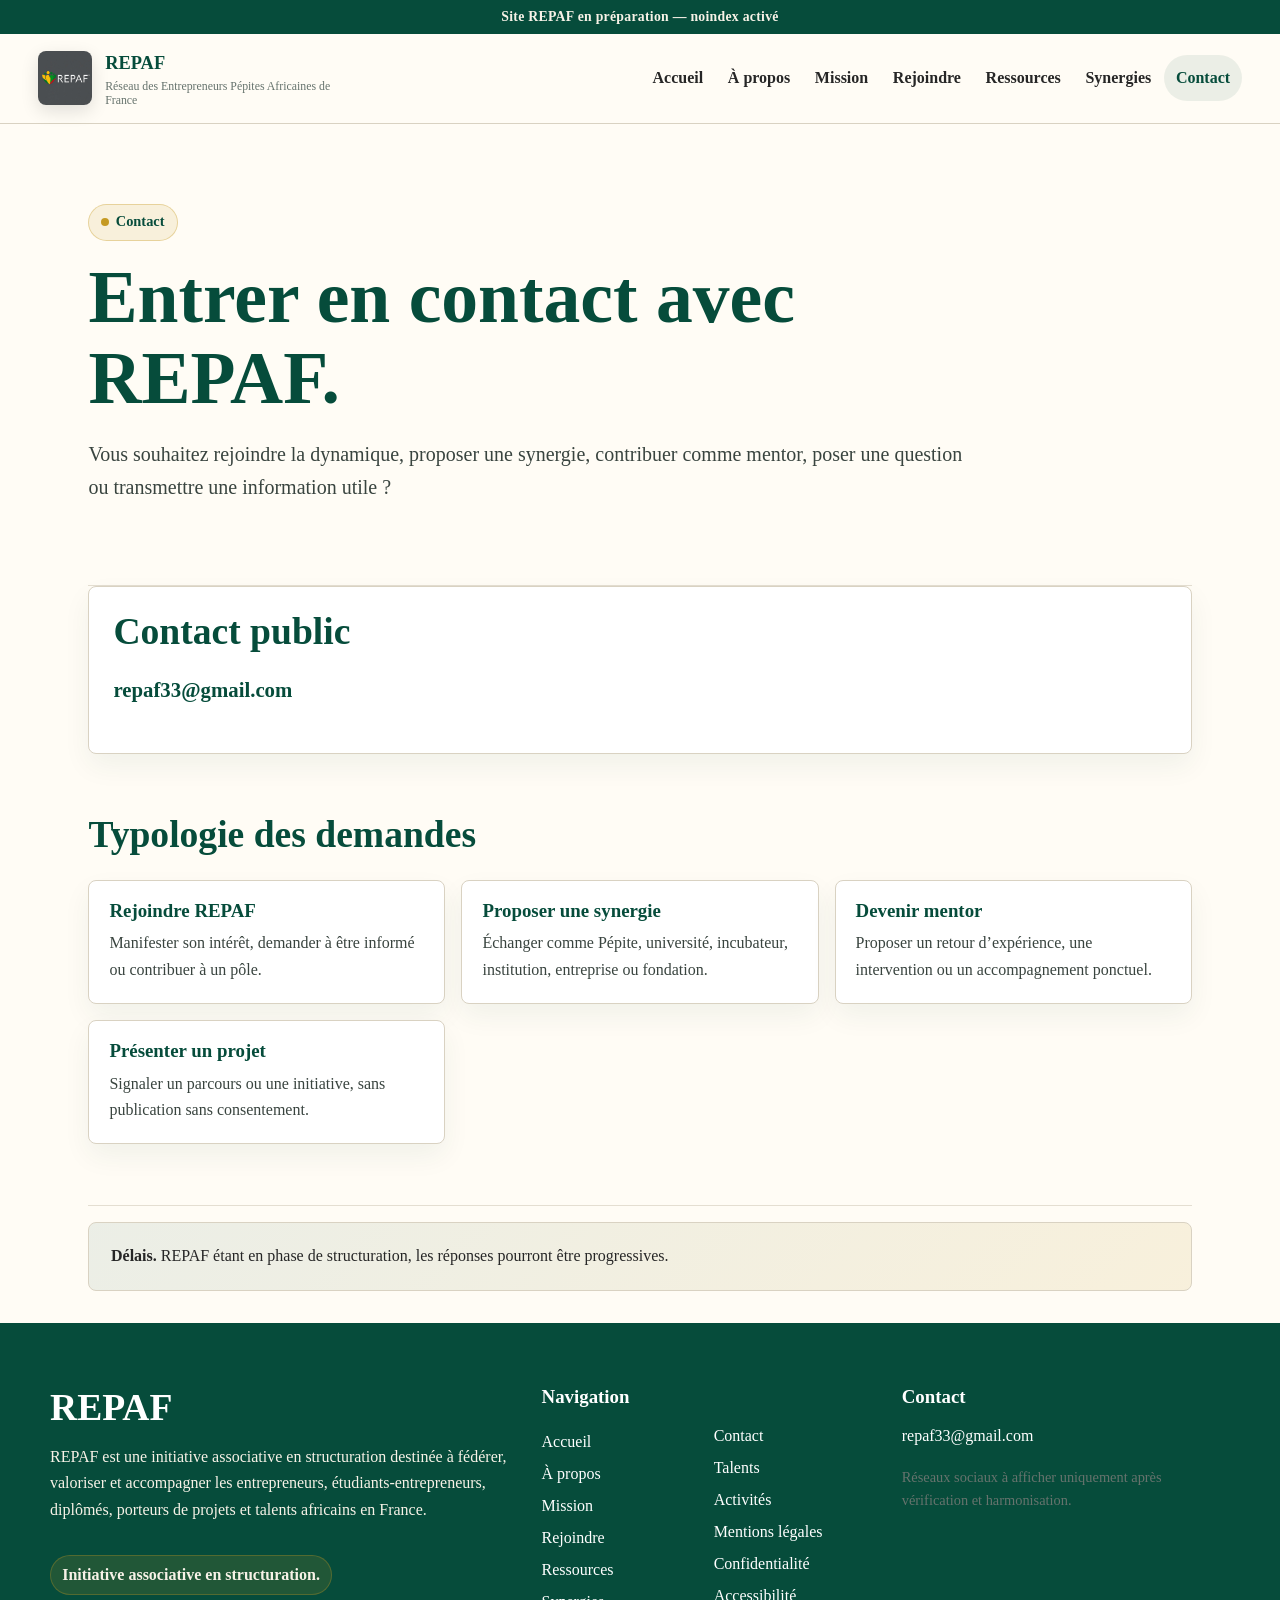
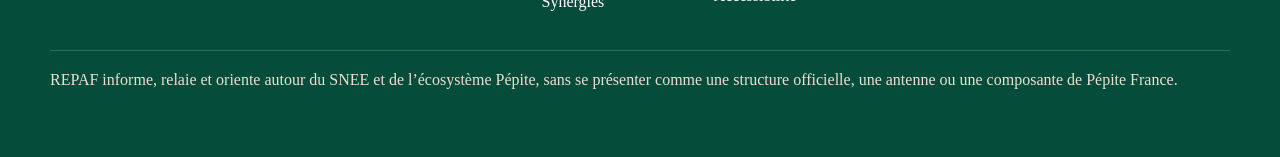
<file: contact.html>
<!doctype html>
<html lang="fr">
<head>
  <meta charset="utf-8">
  <meta name="viewport" content="width=device-width, initial-scale=1">
  <title>Contact — REPAF — Réseau des Entrepreneurs Pépites Africaines de France</title>
  <meta name="description" content="Contacter REPAF.">
  <meta name="robots" content="noindex, nofollow, noarchive, nosnippet">
  <meta name="googlebot" content="noindex, nofollow, noarchive, nosnippet">
  <meta name="bingbot" content="noindex, nofollow, noarchive, nosnippet">
  <meta name="referrer" content="strict-origin-when-cross-origin">
  <meta property="og:title" content="Contact — REPAF — Réseau des Entrepreneurs Pépites Africaines de France">
  <meta property="og:description" content="Contacter REPAF.">
  <meta property="og:type" content="website">
  <meta property="og:image" content="assets/img/logo-repaf.jpeg">
  <link rel="icon" href="assets/img/favicon.svg" type="image/svg+xml">
  <link rel="stylesheet" href="assets/css/styles.css">
</head>
<body>
  <a class="skip-link" href="#contenu">Aller au contenu</a>
  <div class="prelaunch">Site REPAF en préparation — noindex activé</div>
  <header class="site-header">
    <a class="brand" href="index.html" aria-label="REPAF accueil"><img src="assets/img/logo-repaf.jpeg" alt="" aria-hidden="true"><span><strong>REPAF</strong><small>Réseau des Entrepreneurs Pépites Africaines de France</small></span></a>
    <button class="menu-toggle" aria-controls="menu" aria-expanded="false">Menu</button>
    <nav id="menu" class="menu" aria-label="Navigation principale"><a href="index.html" >Accueil</a><a href="a-propos.html" >À propos</a><a href="mission.html" >Mission</a><a href="rejoindre.html" >Rejoindre</a><a href="ressources-snee-pepite.html" >Ressources</a><a href="synergies.html" >Synergies</a><a href="contact.html" aria-current="page">Contact</a></nav>
  </header>
  <main id="contenu">
    
<section class="page-hero"><p class="badge">Contact</p><h1>Entrer en contact avec REPAF.</h1><p class="lead">Vous souhaitez rejoindre la dynamique, proposer une synergie, contribuer comme mentor, poser une question ou transmettre une information utile ?</p></section>
<section class="contact-card"><h2>Contact public</h2><p><a href="mailto:repaf33@gmail.com">repaf33@gmail.com</a></p></section>
<section><h2>Typologie des demandes</h2><div class="cards"><article class="card"><h3>Rejoindre REPAF</h3><p>Manifester son intérêt, demander à être informé ou contribuer à un pôle.</p></article><article class="card"><h3>Proposer une synergie</h3><p>Échanger comme Pépite, université, incubateur, institution, entreprise ou fondation.</p></article><article class="card"><h3>Devenir mentor</h3><p>Proposer un retour d’expérience, une intervention ou un accompagnement ponctuel.</p></article><article class="card"><h3>Présenter un projet</h3><p>Signaler un parcours ou une initiative, sans publication sans consentement.</p></article></div></section>
<section class="notice"><strong>Délais.</strong> REPAF étant en phase de structuration, les réponses pourront être progressives.</section>

  </main>
  <footer class="site-footer">
    <div class="footer-grid">
      <div><h2>REPAF</h2><p>REPAF est une initiative associative en structuration destinée à fédérer, valoriser et accompagner les entrepreneurs, étudiants-entrepreneurs, diplômés, porteurs de projets et talents africains en France.</p><p class="status">Initiative associative en structuration.</p></div>
      <div><h3>Navigation</h3><ul><li><a href="index.html">Accueil</a></li><li><a href="a-propos.html">À propos</a></li><li><a href="mission.html">Mission</a></li><li><a href="rejoindre.html">Rejoindre</a></li><li><a href="ressources-snee-pepite.html">Ressources</a></li><li><a href="synergies.html">Synergies</a></li><li><a href="contact.html">Contact</a></li><li><a href="talents.html">Talents</a></li><li><a href="activites.html">Activités</a></li><li><a href="mentions-legales.html">Mentions légales</a></li><li><a href="confidentialite.html">Confidentialité</a></li><li><a href="accessibilite.html">Accessibilité</a></li></ul></div>
      <div><h3>Contact</h3><p><a href="mailto:repaf33@gmail.com">repaf33@gmail.com</a></p><p class="microcopy">Réseaux sociaux à afficher uniquement après vérification et harmonisation.</p></div>
    </div>
    <p class="non-affiliation">REPAF informe, relaie et oriente autour du SNEE et de l’écosystème Pépite, sans se présenter comme une structure officielle, une antenne ou une composante de Pépite France.</p>
  </footer>
  <script src="assets/js/main.js"></script>
</body>
</html>
</file>
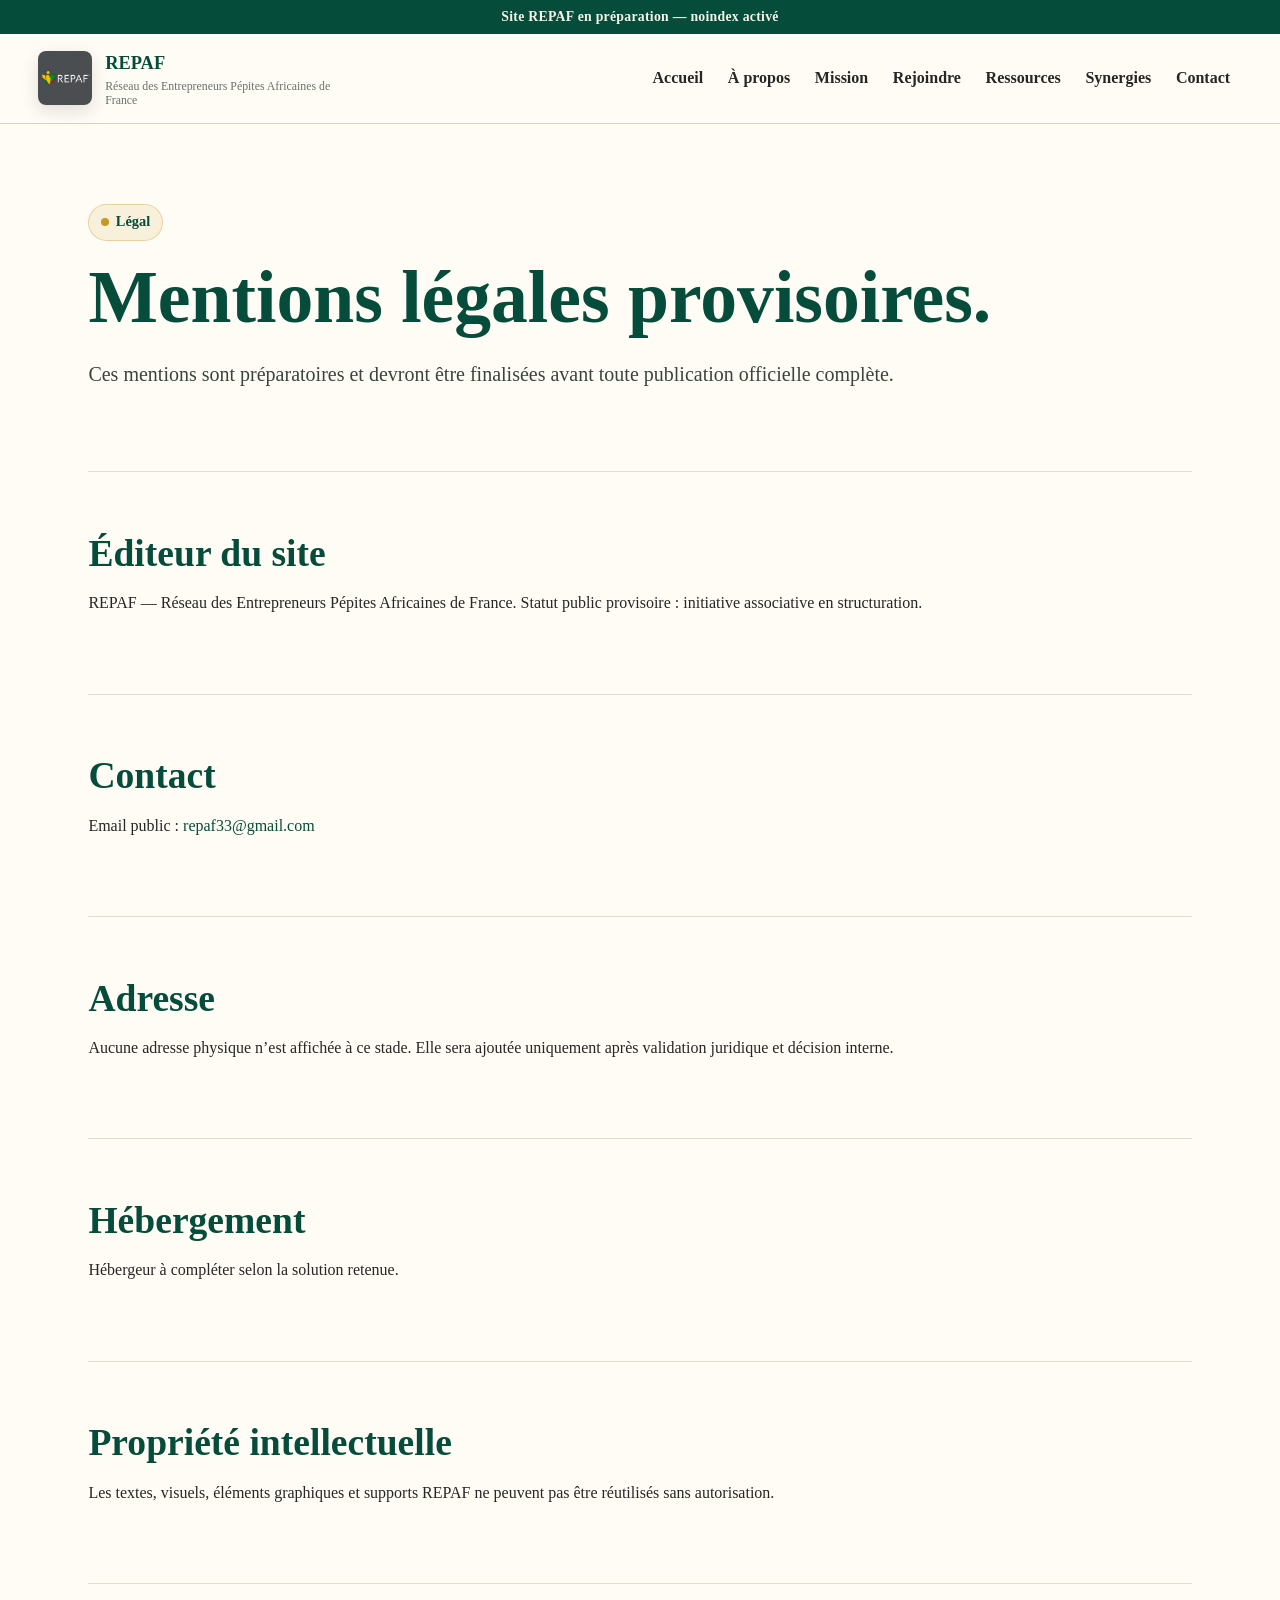
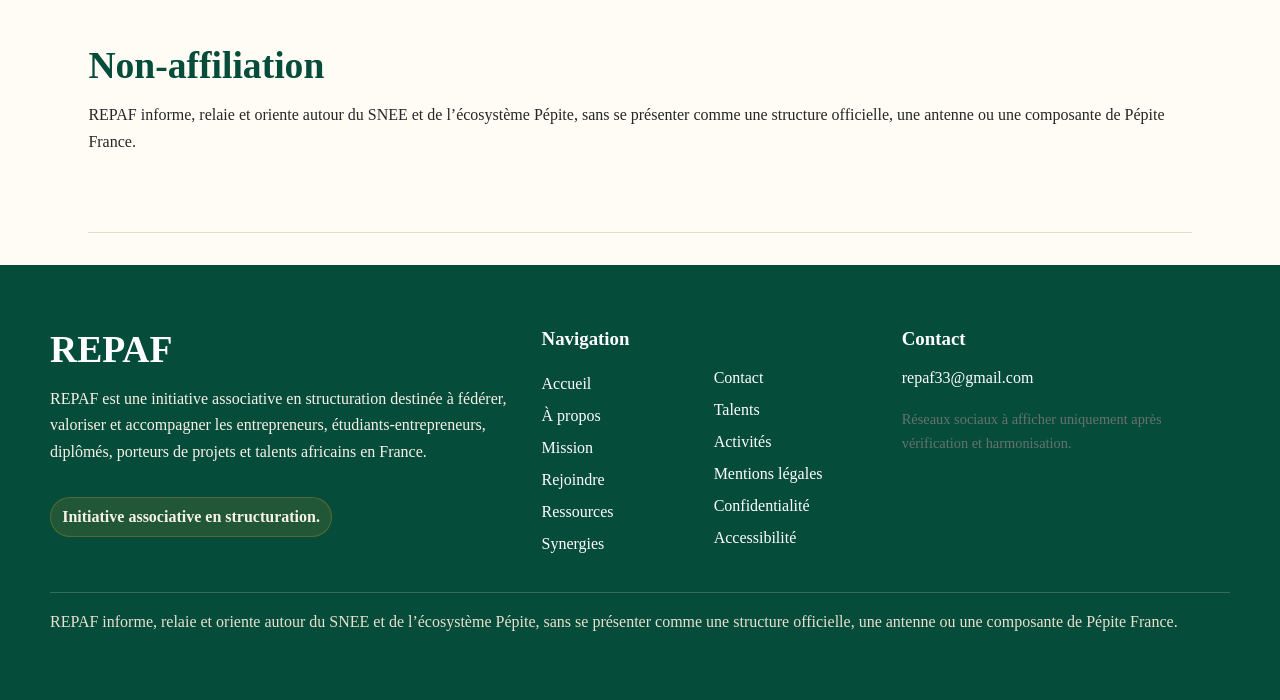
<file: mentions-legales.html>
<!doctype html>
<html lang="fr">
<head>
  <meta charset="utf-8">
  <meta name="viewport" content="width=device-width, initial-scale=1">
  <title>Mentions légales — REPAF — Réseau des Entrepreneurs Pépites Africaines de France</title>
  <meta name="description" content="Mentions légales provisoires du site REPAF.">
  <meta name="robots" content="noindex, nofollow, noarchive, nosnippet">
  <meta name="googlebot" content="noindex, nofollow, noarchive, nosnippet">
  <meta name="bingbot" content="noindex, nofollow, noarchive, nosnippet">
  <meta name="referrer" content="strict-origin-when-cross-origin">
  <meta property="og:title" content="Mentions légales — REPAF — Réseau des Entrepreneurs Pépites Africaines de France">
  <meta property="og:description" content="Mentions légales provisoires du site REPAF.">
  <meta property="og:type" content="website">
  <meta property="og:image" content="assets/img/logo-repaf.jpeg">
  <link rel="icon" href="assets/img/favicon.svg" type="image/svg+xml">
  <link rel="stylesheet" href="assets/css/styles.css">
</head>
<body>
  <a class="skip-link" href="#contenu">Aller au contenu</a>
  <div class="prelaunch">Site REPAF en préparation — noindex activé</div>
  <header class="site-header">
    <a class="brand" href="index.html" aria-label="REPAF accueil"><img src="assets/img/logo-repaf.jpeg" alt="" aria-hidden="true"><span><strong>REPAF</strong><small>Réseau des Entrepreneurs Pépites Africaines de France</small></span></a>
    <button class="menu-toggle" aria-controls="menu" aria-expanded="false">Menu</button>
    <nav id="menu" class="menu" aria-label="Navigation principale"><a href="index.html" >Accueil</a><a href="a-propos.html" >À propos</a><a href="mission.html" >Mission</a><a href="rejoindre.html" >Rejoindre</a><a href="ressources-snee-pepite.html" >Ressources</a><a href="synergies.html" >Synergies</a><a href="contact.html" >Contact</a></nav>
  </header>
  <main id="contenu">
    
<section class="page-hero"><p class="badge">Légal</p><h1>Mentions légales provisoires.</h1><p class="lead">Ces mentions sont préparatoires et devront être finalisées avant toute publication officielle complète.</p></section>
<section><h2>Éditeur du site</h2><p>REPAF — Réseau des Entrepreneurs Pépites Africaines de France. Statut public provisoire : initiative associative en structuration.</p></section>
<section><h2>Contact</h2><p>Email public : <a href="mailto:repaf33@gmail.com">repaf33@gmail.com</a></p></section>
<section><h2>Adresse</h2><p>Aucune adresse physique n’est affichée à ce stade. Elle sera ajoutée uniquement après validation juridique et décision interne.</p></section>
<section><h2>Hébergement</h2><p>Hébergeur à compléter selon la solution retenue.</p></section>
<section><h2>Propriété intellectuelle</h2><p>Les textes, visuels, éléments graphiques et supports REPAF ne peuvent pas être réutilisés sans autorisation.</p></section>
<section><h2>Non-affiliation</h2><p>REPAF informe, relaie et oriente autour du SNEE et de l’écosystème Pépite, sans se présenter comme une structure officielle, une antenne ou une composante de Pépite France.</p></section>

  </main>
  <footer class="site-footer">
    <div class="footer-grid">
      <div><h2>REPAF</h2><p>REPAF est une initiative associative en structuration destinée à fédérer, valoriser et accompagner les entrepreneurs, étudiants-entrepreneurs, diplômés, porteurs de projets et talents africains en France.</p><p class="status">Initiative associative en structuration.</p></div>
      <div><h3>Navigation</h3><ul><li><a href="index.html">Accueil</a></li><li><a href="a-propos.html">À propos</a></li><li><a href="mission.html">Mission</a></li><li><a href="rejoindre.html">Rejoindre</a></li><li><a href="ressources-snee-pepite.html">Ressources</a></li><li><a href="synergies.html">Synergies</a></li><li><a href="contact.html">Contact</a></li><li><a href="talents.html">Talents</a></li><li><a href="activites.html">Activités</a></li><li><a href="mentions-legales.html">Mentions légales</a></li><li><a href="confidentialite.html">Confidentialité</a></li><li><a href="accessibilite.html">Accessibilité</a></li></ul></div>
      <div><h3>Contact</h3><p><a href="mailto:repaf33@gmail.com">repaf33@gmail.com</a></p><p class="microcopy">Réseaux sociaux à afficher uniquement après vérification et harmonisation.</p></div>
    </div>
    <p class="non-affiliation">REPAF informe, relaie et oriente autour du SNEE et de l’écosystème Pépite, sans se présenter comme une structure officielle, une antenne ou une composante de Pépite France.</p>
  </footer>
  <script src="assets/js/main.js"></script>
</body>
</html>
</file>
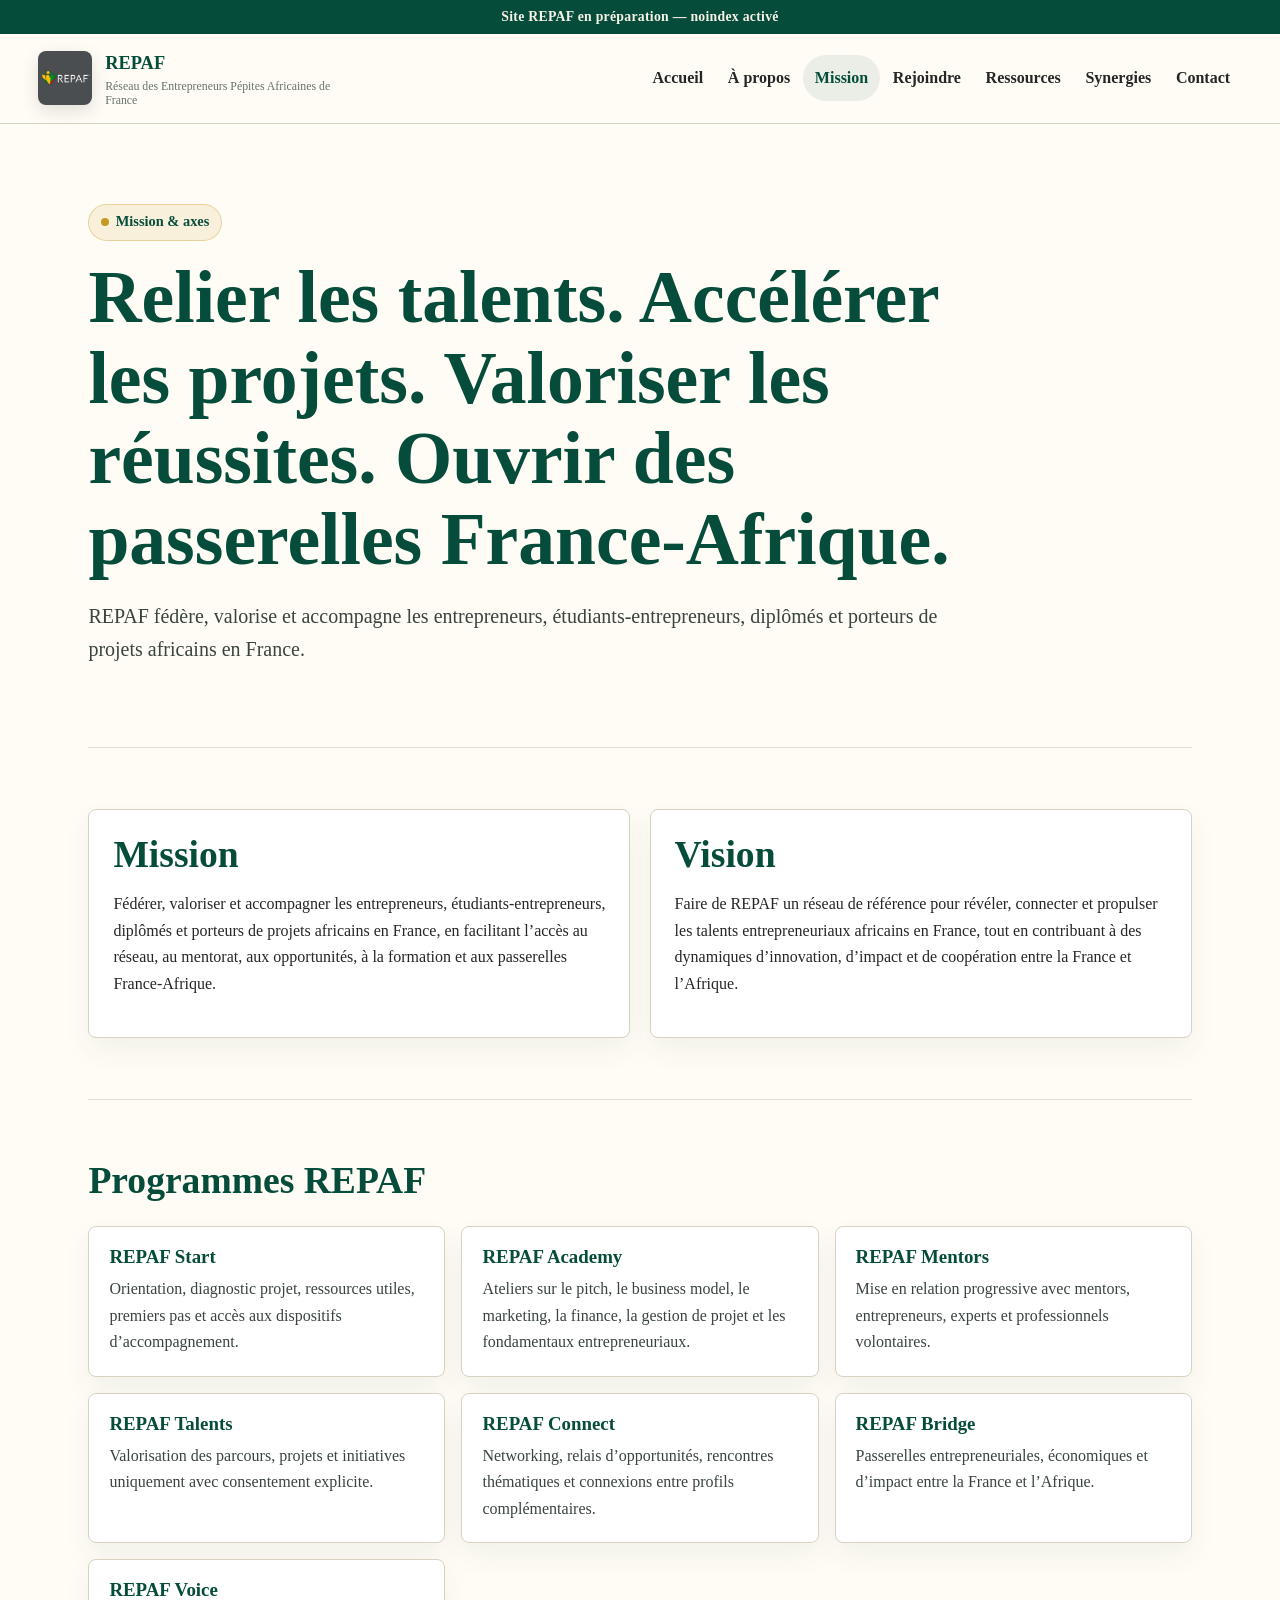
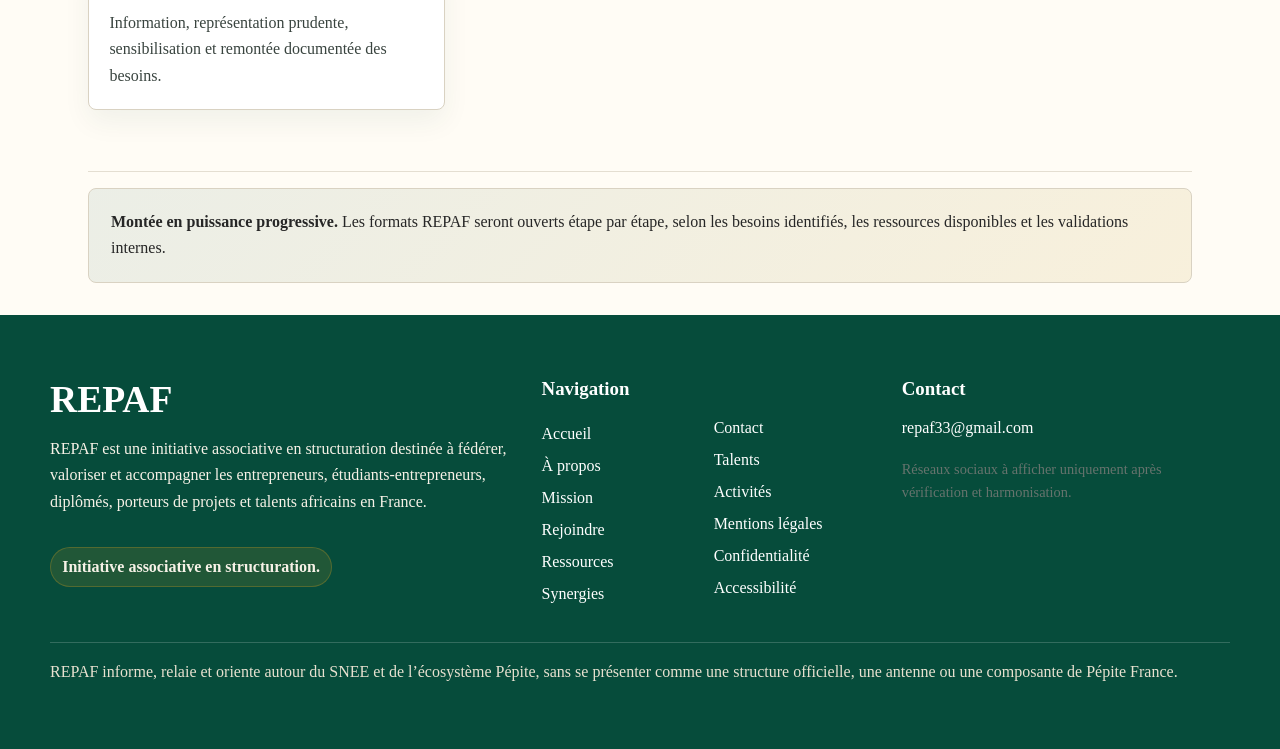
<file: mission.html>
<!doctype html>
<html lang="fr">
<head>
  <meta charset="utf-8">
  <meta name="viewport" content="width=device-width, initial-scale=1">
  <title>Mission & axes — REPAF — Réseau des Entrepreneurs Pépites Africaines de France</title>
  <meta name="description" content="Mission, vision et programmes REPAF.">
  <meta name="robots" content="noindex, nofollow, noarchive, nosnippet">
  <meta name="googlebot" content="noindex, nofollow, noarchive, nosnippet">
  <meta name="bingbot" content="noindex, nofollow, noarchive, nosnippet">
  <meta name="referrer" content="strict-origin-when-cross-origin">
  <meta property="og:title" content="Mission & axes — REPAF — Réseau des Entrepreneurs Pépites Africaines de France">
  <meta property="og:description" content="Mission, vision et programmes REPAF.">
  <meta property="og:type" content="website">
  <meta property="og:image" content="assets/img/logo-repaf.jpeg">
  <link rel="icon" href="assets/img/favicon.svg" type="image/svg+xml">
  <link rel="stylesheet" href="assets/css/styles.css">
</head>
<body>
  <a class="skip-link" href="#contenu">Aller au contenu</a>
  <div class="prelaunch">Site REPAF en préparation — noindex activé</div>
  <header class="site-header">
    <a class="brand" href="index.html" aria-label="REPAF accueil"><img src="assets/img/logo-repaf.jpeg" alt="" aria-hidden="true"><span><strong>REPAF</strong><small>Réseau des Entrepreneurs Pépites Africaines de France</small></span></a>
    <button class="menu-toggle" aria-controls="menu" aria-expanded="false">Menu</button>
    <nav id="menu" class="menu" aria-label="Navigation principale"><a href="index.html" >Accueil</a><a href="a-propos.html" >À propos</a><a href="mission.html" aria-current="page">Mission</a><a href="rejoindre.html" >Rejoindre</a><a href="ressources-snee-pepite.html" >Ressources</a><a href="synergies.html" >Synergies</a><a href="contact.html" >Contact</a></nav>
  </header>
  <main id="contenu">
    
<section class="page-hero"><p class="badge">Mission & axes</p><h1>Relier les talents. Accélérer les projets. Valoriser les réussites. Ouvrir des passerelles France-Afrique.</h1><p class="lead">REPAF fédère, valorise et accompagne les entrepreneurs, étudiants-entrepreneurs, diplômés et porteurs de projets africains en France.</p></section>
<section class="split"><div><h2>Mission</h2><p>Fédérer, valoriser et accompagner les entrepreneurs, étudiants-entrepreneurs, diplômés et porteurs de projets africains en France, en facilitant l’accès au réseau, au mentorat, aux opportunités, à la formation et aux passerelles France-Afrique.</p></div><div><h2>Vision</h2><p>Faire de REPAF un réseau de référence pour révéler, connecter et propulser les talents entrepreneuriaux africains en France, tout en contribuant à des dynamiques d’innovation, d’impact et de coopération entre la France et l’Afrique.</p></div></section>
<section><h2>Programmes REPAF</h2><div class="cards"><article class="card"><h3>REPAF Start</h3><p>Orientation, diagnostic projet, ressources utiles, premiers pas et accès aux dispositifs d’accompagnement.</p></article><article class="card"><h3>REPAF Academy</h3><p>Ateliers sur le pitch, le business model, le marketing, la finance, la gestion de projet et les fondamentaux entrepreneuriaux.</p></article><article class="card"><h3>REPAF Mentors</h3><p>Mise en relation progressive avec mentors, entrepreneurs, experts et professionnels volontaires.</p></article><article class="card"><h3>REPAF Talents</h3><p>Valorisation des parcours, projets et initiatives uniquement avec consentement explicite.</p></article><article class="card"><h3>REPAF Connect</h3><p>Networking, relais d’opportunités, rencontres thématiques et connexions entre profils complémentaires.</p></article><article class="card"><h3>REPAF Bridge</h3><p>Passerelles entrepreneuriales, économiques et d’impact entre la France et l’Afrique.</p></article><article class="card"><h3>REPAF Voice</h3><p>Information, représentation prudente, sensibilisation et remontée documentée des besoins.</p></article></div></section><section class="notice"><strong>Montée en puissance progressive.</strong> Les formats REPAF seront ouverts étape par étape, selon les besoins identifiés, les ressources disponibles et les validations internes.</section>

  </main>
  <footer class="site-footer">
    <div class="footer-grid">
      <div><h2>REPAF</h2><p>REPAF est une initiative associative en structuration destinée à fédérer, valoriser et accompagner les entrepreneurs, étudiants-entrepreneurs, diplômés, porteurs de projets et talents africains en France.</p><p class="status">Initiative associative en structuration.</p></div>
      <div><h3>Navigation</h3><ul><li><a href="index.html">Accueil</a></li><li><a href="a-propos.html">À propos</a></li><li><a href="mission.html">Mission</a></li><li><a href="rejoindre.html">Rejoindre</a></li><li><a href="ressources-snee-pepite.html">Ressources</a></li><li><a href="synergies.html">Synergies</a></li><li><a href="contact.html">Contact</a></li><li><a href="talents.html">Talents</a></li><li><a href="activites.html">Activités</a></li><li><a href="mentions-legales.html">Mentions légales</a></li><li><a href="confidentialite.html">Confidentialité</a></li><li><a href="accessibilite.html">Accessibilité</a></li></ul></div>
      <div><h3>Contact</h3><p><a href="mailto:repaf33@gmail.com">repaf33@gmail.com</a></p><p class="microcopy">Réseaux sociaux à afficher uniquement après vérification et harmonisation.</p></div>
    </div>
    <p class="non-affiliation">REPAF informe, relaie et oriente autour du SNEE et de l’écosystème Pépite, sans se présenter comme une structure officielle, une antenne ou une composante de Pépite France.</p>
  </footer>
  <script src="assets/js/main.js"></script>
</body>
</html>
</file>
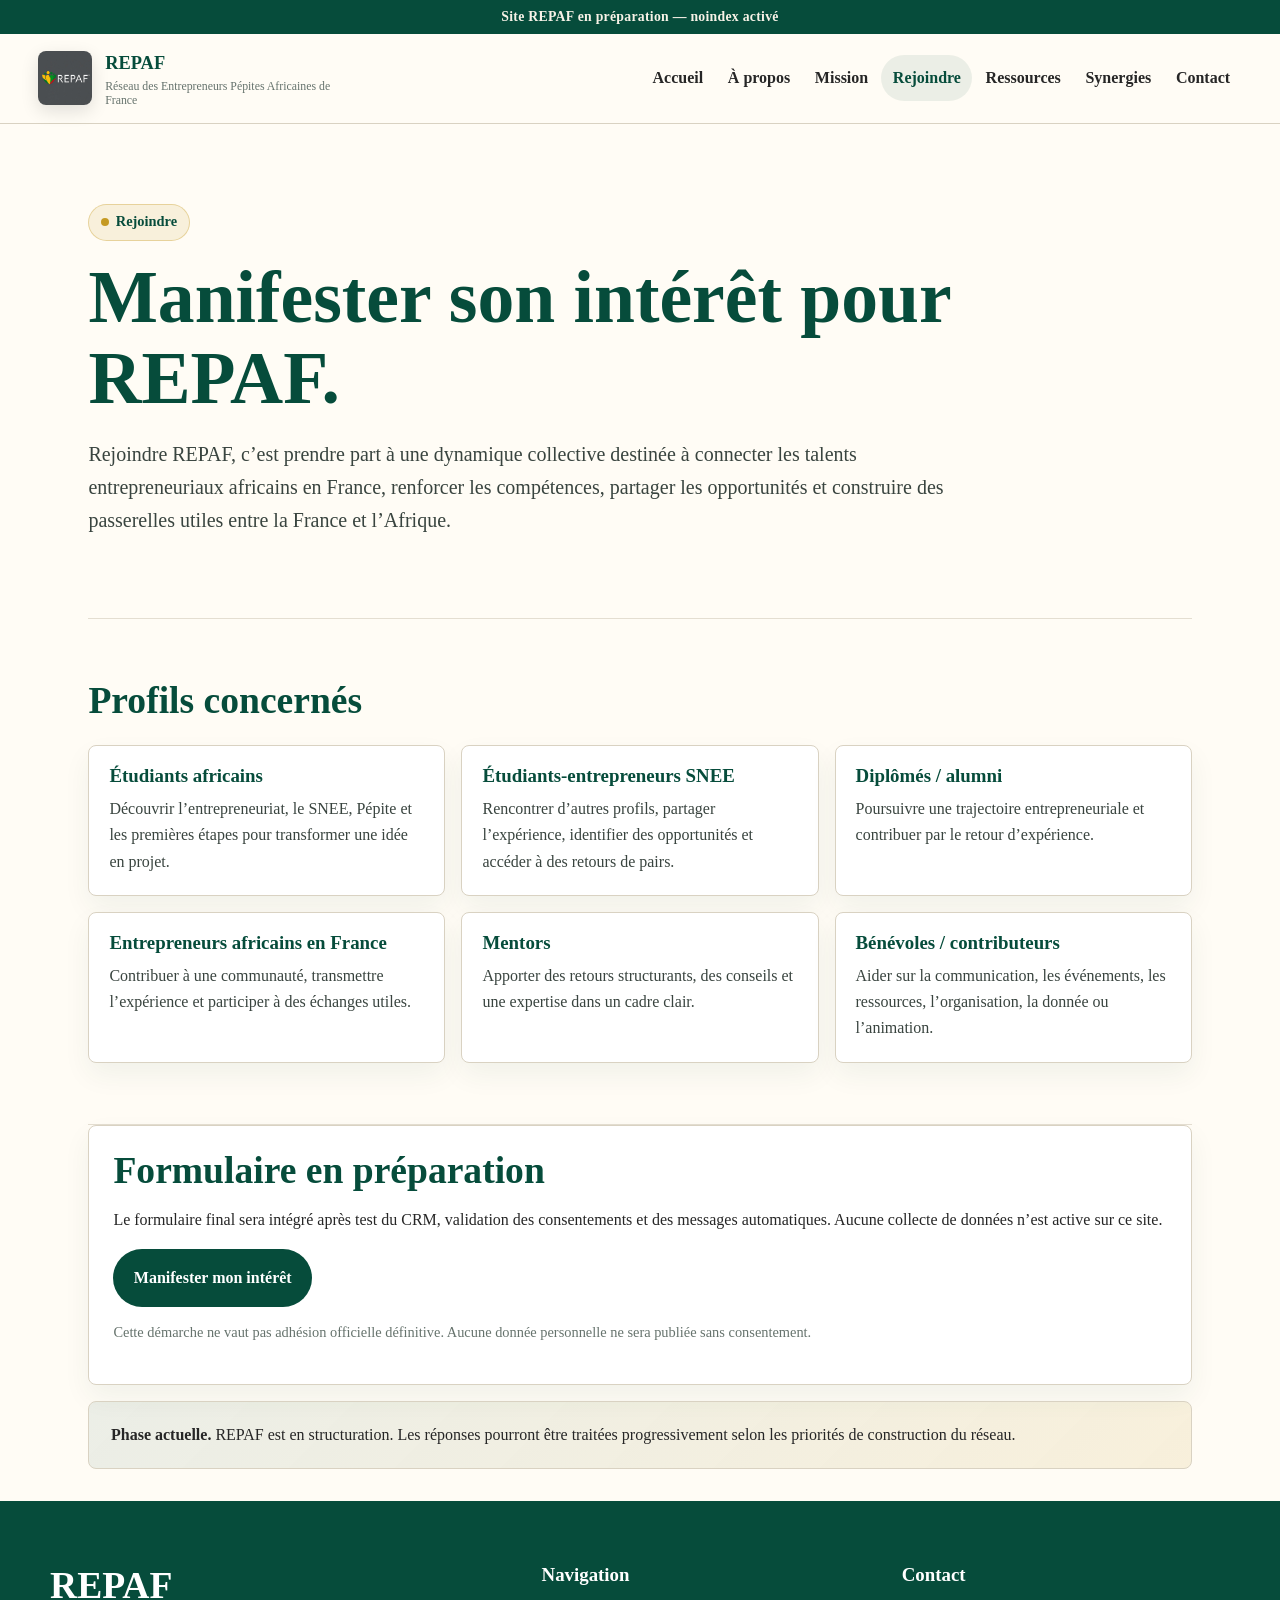
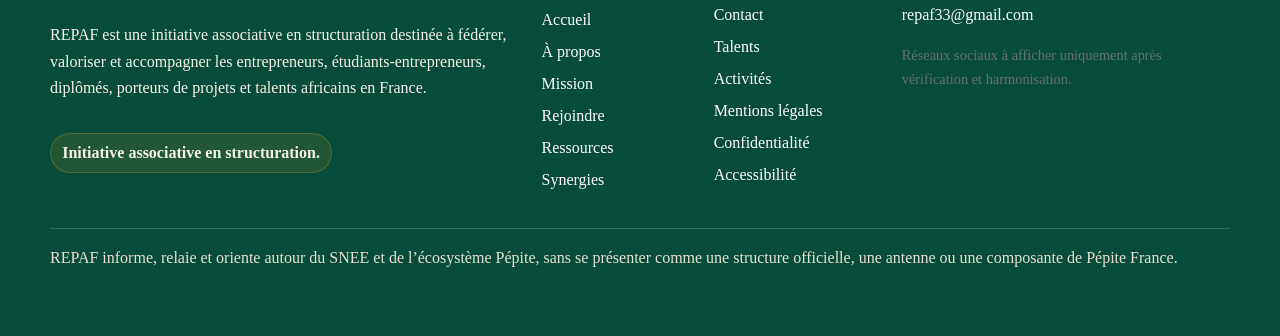
<file: rejoindre.html>
<!doctype html>
<html lang="fr">
<head>
  <meta charset="utf-8">
  <meta name="viewport" content="width=device-width, initial-scale=1">
  <title>Rejoindre REPAF — REPAF — Réseau des Entrepreneurs Pépites Africaines de France</title>
  <meta name="description" content="Manifester son intérêt pour rejoindre ou contribuer à REPAF.">
  <meta name="robots" content="noindex, nofollow, noarchive, nosnippet">
  <meta name="googlebot" content="noindex, nofollow, noarchive, nosnippet">
  <meta name="bingbot" content="noindex, nofollow, noarchive, nosnippet">
  <meta name="referrer" content="strict-origin-when-cross-origin">
  <meta property="og:title" content="Rejoindre REPAF — REPAF — Réseau des Entrepreneurs Pépites Africaines de France">
  <meta property="og:description" content="Manifester son intérêt pour rejoindre ou contribuer à REPAF.">
  <meta property="og:type" content="website">
  <meta property="og:image" content="assets/img/logo-repaf.jpeg">
  <link rel="icon" href="assets/img/favicon.svg" type="image/svg+xml">
  <link rel="stylesheet" href="assets/css/styles.css">
</head>
<body>
  <a class="skip-link" href="#contenu">Aller au contenu</a>
  <div class="prelaunch">Site REPAF en préparation — noindex activé</div>
  <header class="site-header">
    <a class="brand" href="index.html" aria-label="REPAF accueil"><img src="assets/img/logo-repaf.jpeg" alt="" aria-hidden="true"><span><strong>REPAF</strong><small>Réseau des Entrepreneurs Pépites Africaines de France</small></span></a>
    <button class="menu-toggle" aria-controls="menu" aria-expanded="false">Menu</button>
    <nav id="menu" class="menu" aria-label="Navigation principale"><a href="index.html" >Accueil</a><a href="a-propos.html" >À propos</a><a href="mission.html" >Mission</a><a href="rejoindre.html" aria-current="page">Rejoindre</a><a href="ressources-snee-pepite.html" >Ressources</a><a href="synergies.html" >Synergies</a><a href="contact.html" >Contact</a></nav>
  </header>
  <main id="contenu">
    
<section class="page-hero"><p class="badge">Rejoindre</p><h1>Manifester son intérêt pour REPAF.</h1><p class="lead">Rejoindre REPAF, c’est prendre part à une dynamique collective destinée à connecter les talents entrepreneuriaux africains en France, renforcer les compétences, partager les opportunités et construire des passerelles utiles entre la France et l’Afrique.</p></section>
<section><h2>Profils concernés</h2><div class="cards"><article class="card"><h3>Étudiants africains</h3><p>Découvrir l’entrepreneuriat, le SNEE, Pépite et les premières étapes pour transformer une idée en projet.</p></article><article class="card"><h3>Étudiants-entrepreneurs SNEE</h3><p>Rencontrer d’autres profils, partager l’expérience, identifier des opportunités et accéder à des retours de pairs.</p></article><article class="card"><h3>Diplômés / alumni</h3><p>Poursuivre une trajectoire entrepreneuriale et contribuer par le retour d’expérience.</p></article><article class="card"><h3>Entrepreneurs africains en France</h3><p>Contribuer à une communauté, transmettre l’expérience et participer à des échanges utiles.</p></article><article class="card"><h3>Mentors</h3><p>Apporter des retours structurants, des conseils et une expertise dans un cadre clair.</p></article><article class="card"><h3>Bénévoles / contributeurs</h3><p>Aider sur la communication, les événements, les ressources, l’organisation, la donnée ou l’animation.</p></article></div></section>
<section class="form-panel" id="formulaire"><h2>Formulaire en préparation</h2><p>Le formulaire final sera intégré après test du CRM, validation des consentements et des messages automatiques. Aucune collecte de données n’est active sur ce site.</p><a class="btn btn-primary" href="mailto:repaf33@gmail.com?subject=Manifestation%20d'intérêt%20REPAF">Manifester mon intérêt</a><p class="microcopy">Cette démarche ne vaut pas adhésion officielle définitive. Aucune donnée personnelle ne sera publiée sans consentement.</p></section>
<section class="notice"><strong>Phase actuelle.</strong> REPAF est en structuration. Les réponses pourront être traitées progressivement selon les priorités de construction du réseau.</section>

  </main>
  <footer class="site-footer">
    <div class="footer-grid">
      <div><h2>REPAF</h2><p>REPAF est une initiative associative en structuration destinée à fédérer, valoriser et accompagner les entrepreneurs, étudiants-entrepreneurs, diplômés, porteurs de projets et talents africains en France.</p><p class="status">Initiative associative en structuration.</p></div>
      <div><h3>Navigation</h3><ul><li><a href="index.html">Accueil</a></li><li><a href="a-propos.html">À propos</a></li><li><a href="mission.html">Mission</a></li><li><a href="rejoindre.html">Rejoindre</a></li><li><a href="ressources-snee-pepite.html">Ressources</a></li><li><a href="synergies.html">Synergies</a></li><li><a href="contact.html">Contact</a></li><li><a href="talents.html">Talents</a></li><li><a href="activites.html">Activités</a></li><li><a href="mentions-legales.html">Mentions légales</a></li><li><a href="confidentialite.html">Confidentialité</a></li><li><a href="accessibilite.html">Accessibilité</a></li></ul></div>
      <div><h3>Contact</h3><p><a href="mailto:repaf33@gmail.com">repaf33@gmail.com</a></p><p class="microcopy">Réseaux sociaux à afficher uniquement après vérification et harmonisation.</p></div>
    </div>
    <p class="non-affiliation">REPAF informe, relaie et oriente autour du SNEE et de l’écosystème Pépite, sans se présenter comme une structure officielle, une antenne ou une composante de Pépite France.</p>
  </footer>
  <script src="assets/js/main.js"></script>
</body>
</html>
</file>
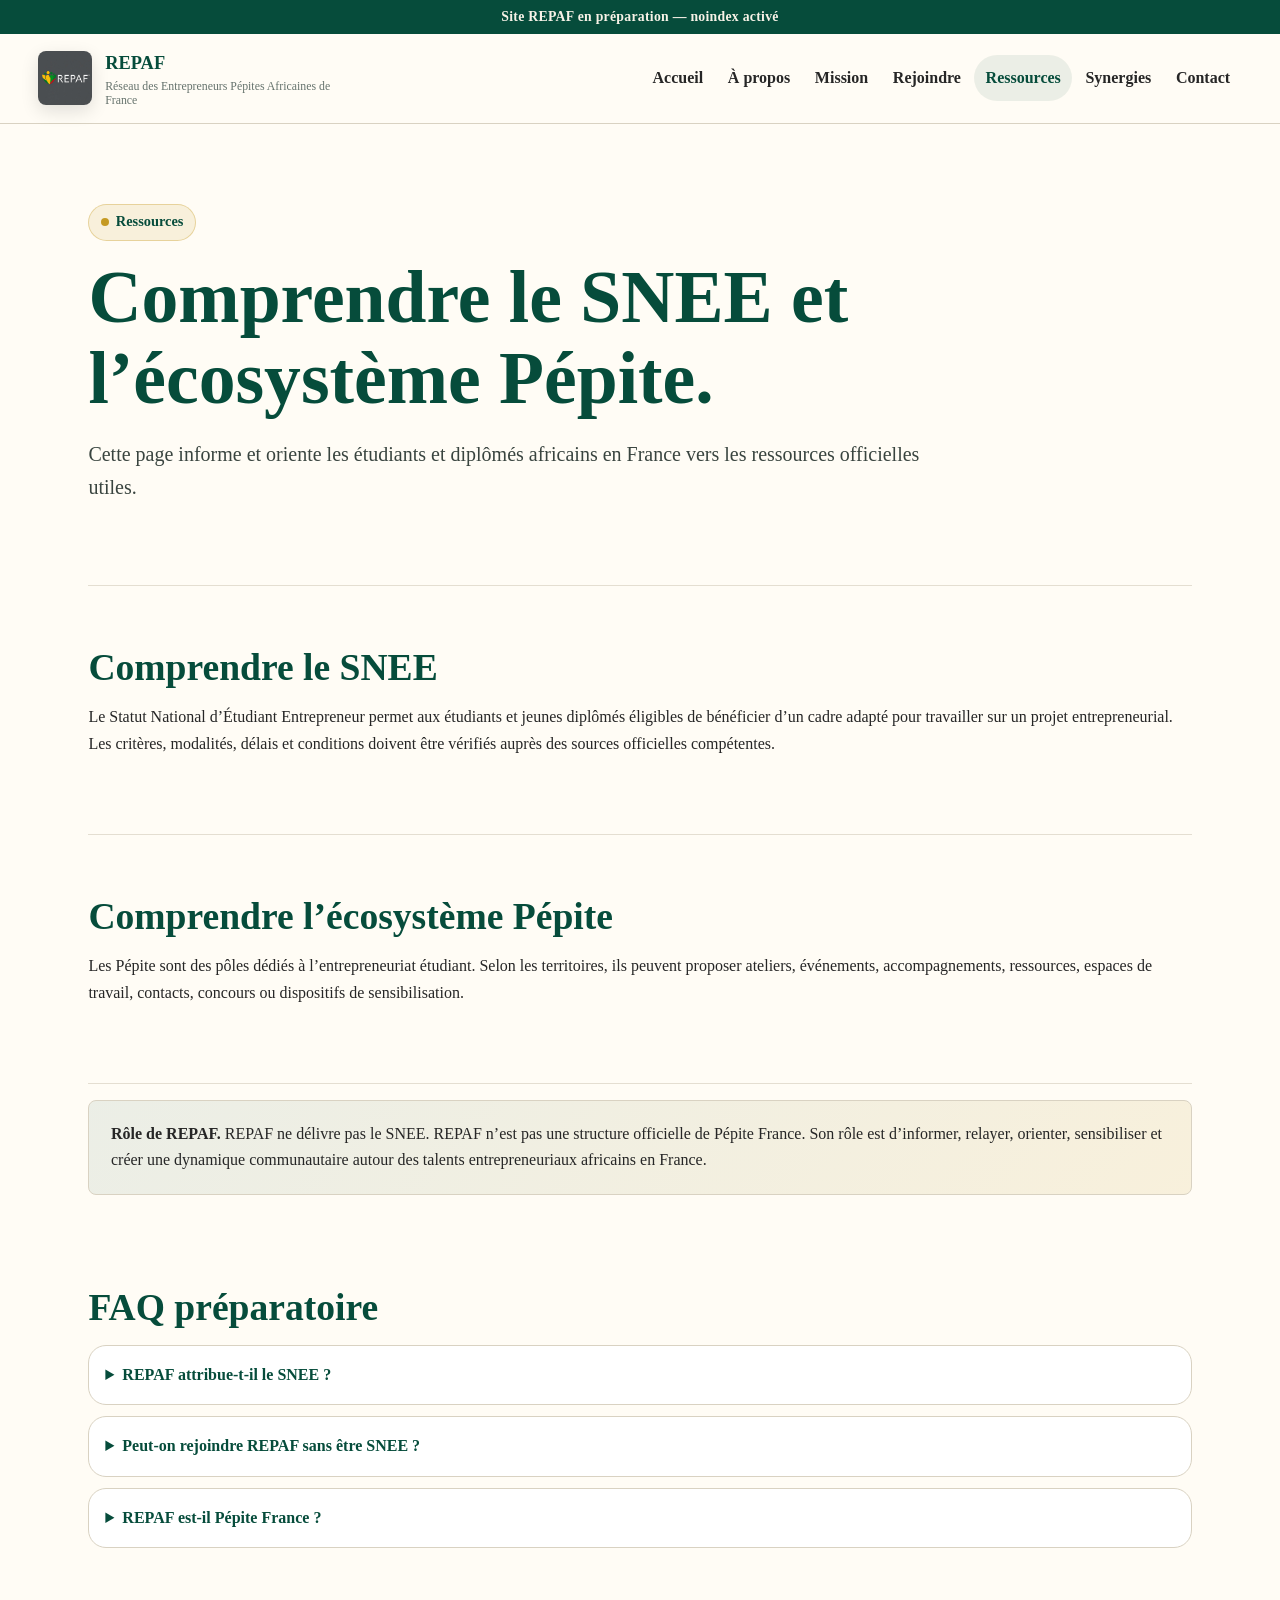
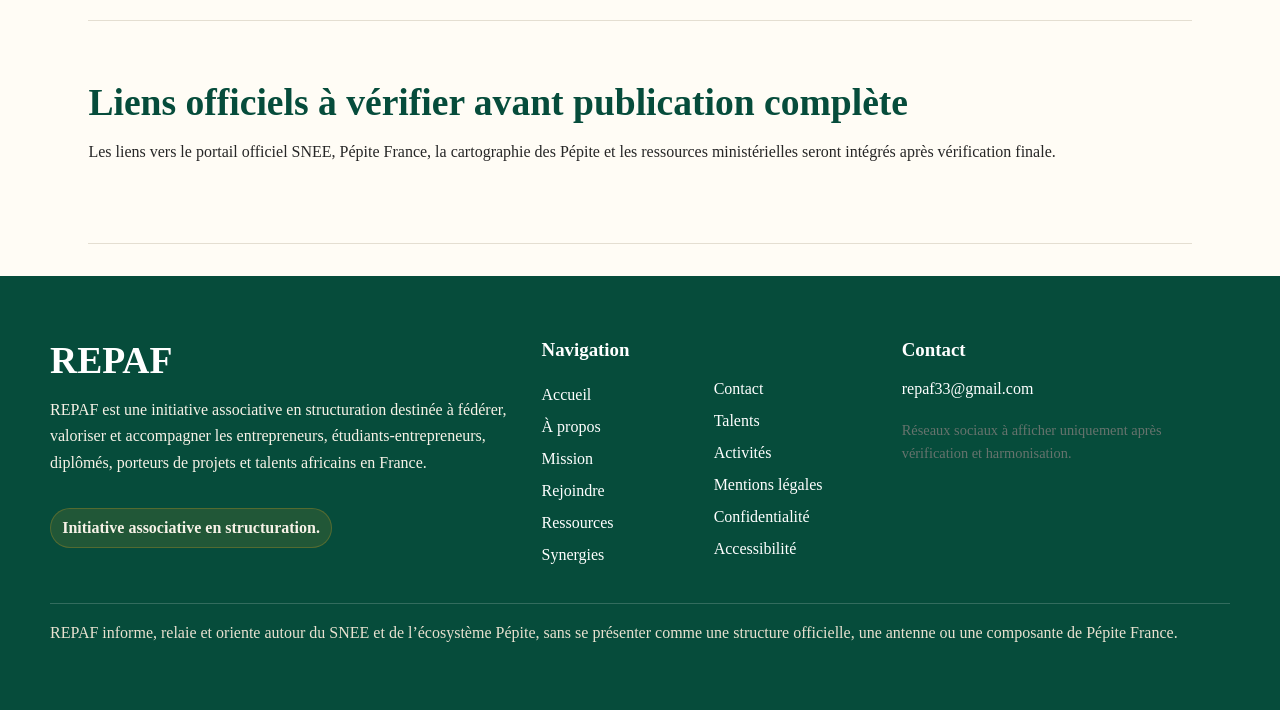
<file: ressources-snee-pepite.html>
<!doctype html>
<html lang="fr">
<head>
  <meta charset="utf-8">
  <meta name="viewport" content="width=device-width, initial-scale=1">
  <title>Ressources SNEE / Pépite — REPAF — Réseau des Entrepreneurs Pépites Africaines de France</title>
  <meta name="description" content="Page d’orientation sur le SNEE et l’écosystème Pépite.">
  <meta name="robots" content="noindex, nofollow, noarchive, nosnippet">
  <meta name="googlebot" content="noindex, nofollow, noarchive, nosnippet">
  <meta name="bingbot" content="noindex, nofollow, noarchive, nosnippet">
  <meta name="referrer" content="strict-origin-when-cross-origin">
  <meta property="og:title" content="Ressources SNEE / Pépite — REPAF — Réseau des Entrepreneurs Pépites Africaines de France">
  <meta property="og:description" content="Page d’orientation sur le SNEE et l’écosystème Pépite.">
  <meta property="og:type" content="website">
  <meta property="og:image" content="assets/img/logo-repaf.jpeg">
  <link rel="icon" href="assets/img/favicon.svg" type="image/svg+xml">
  <link rel="stylesheet" href="assets/css/styles.css">
</head>
<body>
  <a class="skip-link" href="#contenu">Aller au contenu</a>
  <div class="prelaunch">Site REPAF en préparation — noindex activé</div>
  <header class="site-header">
    <a class="brand" href="index.html" aria-label="REPAF accueil"><img src="assets/img/logo-repaf.jpeg" alt="" aria-hidden="true"><span><strong>REPAF</strong><small>Réseau des Entrepreneurs Pépites Africaines de France</small></span></a>
    <button class="menu-toggle" aria-controls="menu" aria-expanded="false">Menu</button>
    <nav id="menu" class="menu" aria-label="Navigation principale"><a href="index.html" >Accueil</a><a href="a-propos.html" >À propos</a><a href="mission.html" >Mission</a><a href="rejoindre.html" >Rejoindre</a><a href="ressources-snee-pepite.html" aria-current="page">Ressources</a><a href="synergies.html" >Synergies</a><a href="contact.html" >Contact</a></nav>
  </header>
  <main id="contenu">
    
<section class="page-hero"><p class="badge">Ressources</p><h1>Comprendre le SNEE et l’écosystème Pépite.</h1><p class="lead">Cette page informe et oriente les étudiants et diplômés africains en France vers les ressources officielles utiles.</p></section>
<section><h2>Comprendre le SNEE</h2><p>Le Statut National d’Étudiant Entrepreneur permet aux étudiants et jeunes diplômés éligibles de bénéficier d’un cadre adapté pour travailler sur un projet entrepreneurial. Les critères, modalités, délais et conditions doivent être vérifiés auprès des sources officielles compétentes.</p></section>
<section><h2>Comprendre l’écosystème Pépite</h2><p>Les Pépite sont des pôles dédiés à l’entrepreneuriat étudiant. Selon les territoires, ils peuvent proposer ateliers, événements, accompagnements, ressources, espaces de travail, contacts, concours ou dispositifs de sensibilisation.</p></section>
<section class="notice"><strong>Rôle de REPAF.</strong> REPAF ne délivre pas le SNEE. REPAF n’est pas une structure officielle de Pépite France. Son rôle est d’informer, relayer, orienter, sensibiliser et créer une dynamique communautaire autour des talents entrepreneuriaux africains en France.</section>
<section><h2>FAQ préparatoire</h2><div class="faq"><details><summary>REPAF attribue-t-il le SNEE ?</summary><p>Non. Le SNEE relève des structures officielles compétentes.</p></details><details><summary>Peut-on rejoindre REPAF sans être SNEE ?</summary><p>Oui, selon le profil : contribution, mentorat, information, projet ou intérêt pour l’écosystème Pépite. Les droits exacts seront fixés plus tard.</p></details><details><summary>REPAF est-il Pépite France ?</summary><p>Non. REPAF informe, relaie et oriente sans se présenter comme composante officielle de Pépite France.</p></details></div></section>
<section><h2>Liens officiels à vérifier avant publication complète</h2><p>Les liens vers le portail officiel SNEE, Pépite France, la cartographie des Pépite et les ressources ministérielles seront intégrés après vérification finale.</p></section>

  </main>
  <footer class="site-footer">
    <div class="footer-grid">
      <div><h2>REPAF</h2><p>REPAF est une initiative associative en structuration destinée à fédérer, valoriser et accompagner les entrepreneurs, étudiants-entrepreneurs, diplômés, porteurs de projets et talents africains en France.</p><p class="status">Initiative associative en structuration.</p></div>
      <div><h3>Navigation</h3><ul><li><a href="index.html">Accueil</a></li><li><a href="a-propos.html">À propos</a></li><li><a href="mission.html">Mission</a></li><li><a href="rejoindre.html">Rejoindre</a></li><li><a href="ressources-snee-pepite.html">Ressources</a></li><li><a href="synergies.html">Synergies</a></li><li><a href="contact.html">Contact</a></li><li><a href="talents.html">Talents</a></li><li><a href="activites.html">Activités</a></li><li><a href="mentions-legales.html">Mentions légales</a></li><li><a href="confidentialite.html">Confidentialité</a></li><li><a href="accessibilite.html">Accessibilité</a></li></ul></div>
      <div><h3>Contact</h3><p><a href="mailto:repaf33@gmail.com">repaf33@gmail.com</a></p><p class="microcopy">Réseaux sociaux à afficher uniquement après vérification et harmonisation.</p></div>
    </div>
    <p class="non-affiliation">REPAF informe, relaie et oriente autour du SNEE et de l’écosystème Pépite, sans se présenter comme une structure officielle, une antenne ou une composante de Pépite France.</p>
  </footer>
  <script src="assets/js/main.js"></script>
</body>
</html>
</file>
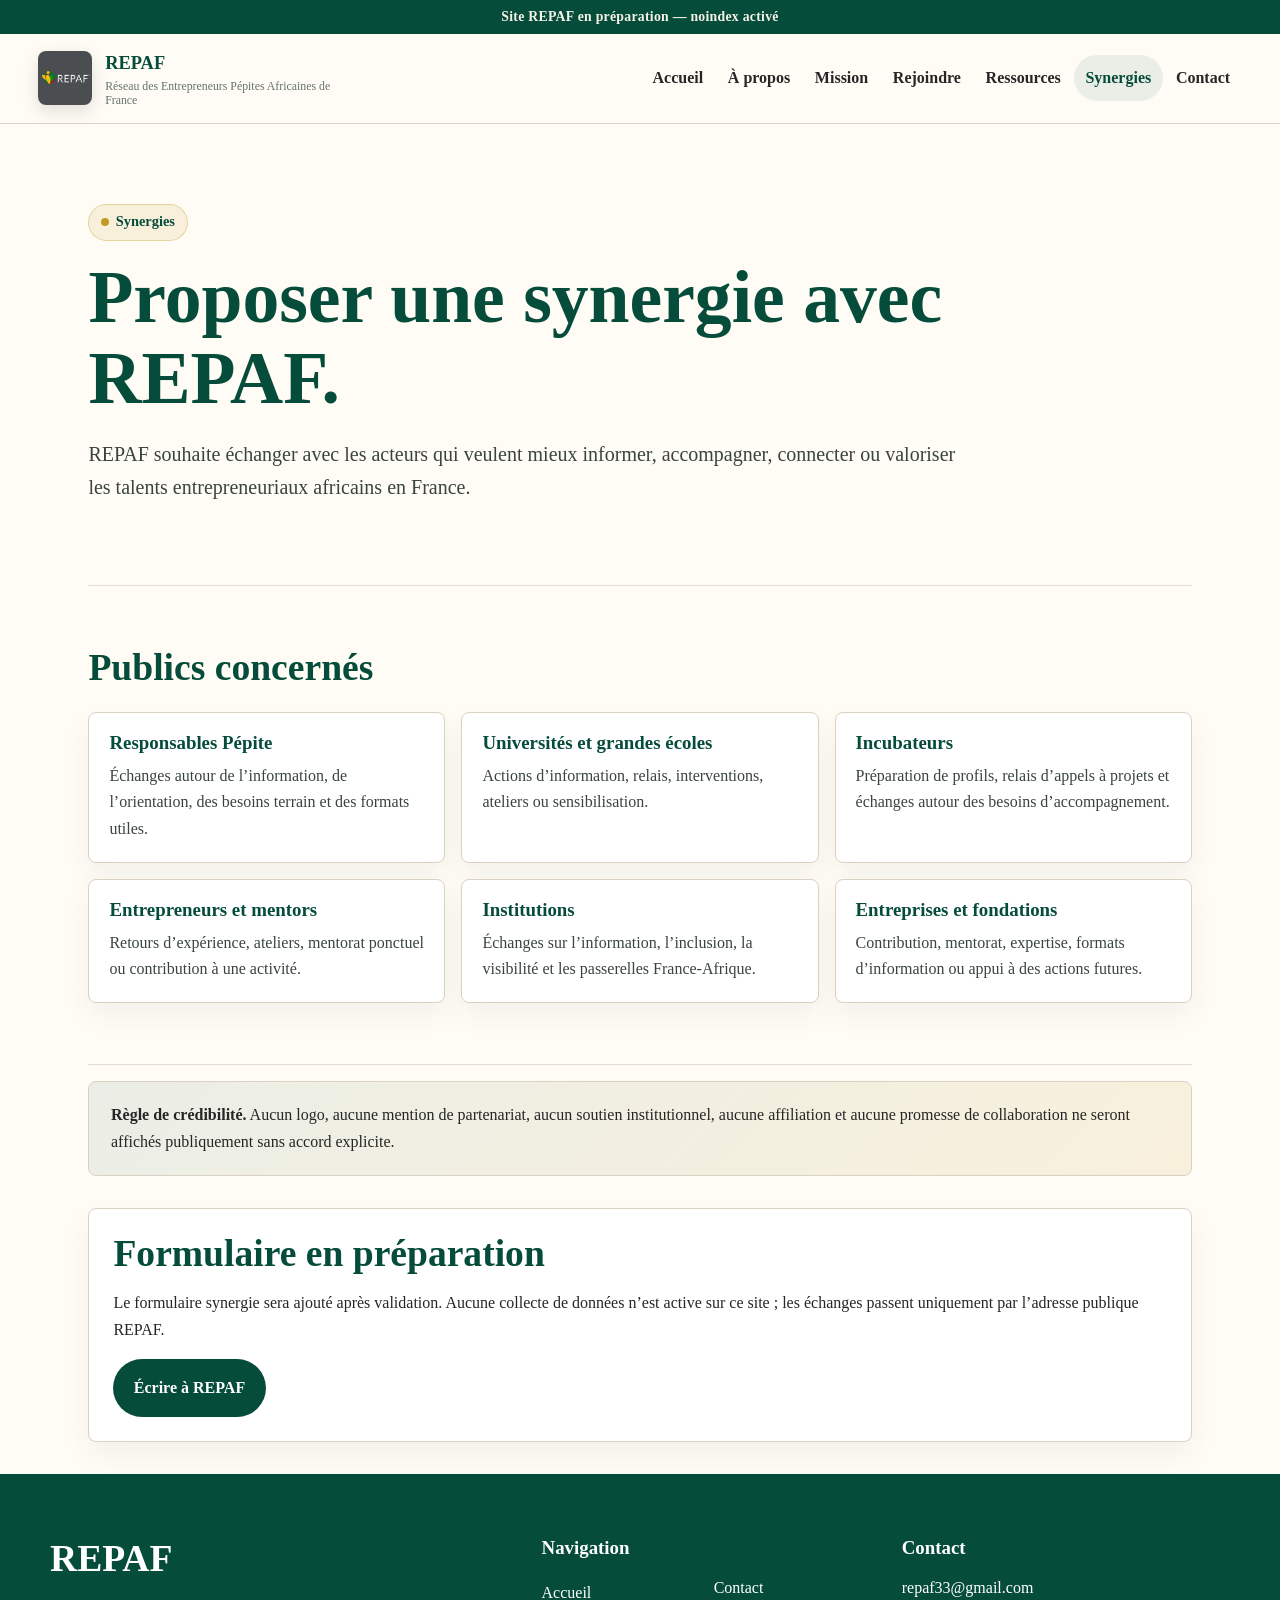
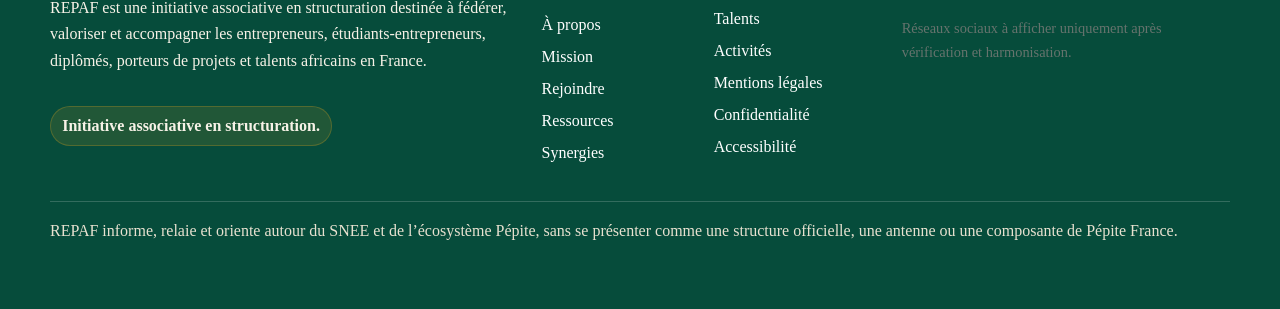
<file: synergies.html>
<!doctype html>
<html lang="fr">
<head>
  <meta charset="utf-8">
  <meta name="viewport" content="width=device-width, initial-scale=1">
  <title>Proposer une synergie — REPAF — Réseau des Entrepreneurs Pépites Africaines de France</title>
  <meta name="description" content="Échanger avec REPAF sur des synergies possibles.">
  <meta name="robots" content="noindex, nofollow, noarchive, nosnippet">
  <meta name="googlebot" content="noindex, nofollow, noarchive, nosnippet">
  <meta name="bingbot" content="noindex, nofollow, noarchive, nosnippet">
  <meta name="referrer" content="strict-origin-when-cross-origin">
  <meta property="og:title" content="Proposer une synergie — REPAF — Réseau des Entrepreneurs Pépites Africaines de France">
  <meta property="og:description" content="Échanger avec REPAF sur des synergies possibles.">
  <meta property="og:type" content="website">
  <meta property="og:image" content="assets/img/logo-repaf.jpeg">
  <link rel="icon" href="assets/img/favicon.svg" type="image/svg+xml">
  <link rel="stylesheet" href="assets/css/styles.css">
</head>
<body>
  <a class="skip-link" href="#contenu">Aller au contenu</a>
  <div class="prelaunch">Site REPAF en préparation — noindex activé</div>
  <header class="site-header">
    <a class="brand" href="index.html" aria-label="REPAF accueil"><img src="assets/img/logo-repaf.jpeg" alt="" aria-hidden="true"><span><strong>REPAF</strong><small>Réseau des Entrepreneurs Pépites Africaines de France</small></span></a>
    <button class="menu-toggle" aria-controls="menu" aria-expanded="false">Menu</button>
    <nav id="menu" class="menu" aria-label="Navigation principale"><a href="index.html" >Accueil</a><a href="a-propos.html" >À propos</a><a href="mission.html" >Mission</a><a href="rejoindre.html" >Rejoindre</a><a href="ressources-snee-pepite.html" >Ressources</a><a href="synergies.html" aria-current="page">Synergies</a><a href="contact.html" >Contact</a></nav>
  </header>
  <main id="contenu">
    
<section class="page-hero"><p class="badge">Synergies</p><h1>Proposer une synergie avec REPAF.</h1><p class="lead">REPAF souhaite échanger avec les acteurs qui veulent mieux informer, accompagner, connecter ou valoriser les talents entrepreneuriaux africains en France.</p></section>
<section><h2>Publics concernés</h2><div class="cards"><article class="card"><h3>Responsables Pépite</h3><p>Échanges autour de l’information, de l’orientation, des besoins terrain et des formats utiles.</p></article><article class="card"><h3>Universités et grandes écoles</h3><p>Actions d’information, relais, interventions, ateliers ou sensibilisation.</p></article><article class="card"><h3>Incubateurs</h3><p>Préparation de profils, relais d’appels à projets et échanges autour des besoins d’accompagnement.</p></article><article class="card"><h3>Entrepreneurs et mentors</h3><p>Retours d’expérience, ateliers, mentorat ponctuel ou contribution à une activité.</p></article><article class="card"><h3>Institutions</h3><p>Échanges sur l’information, l’inclusion, la visibilité et les passerelles France-Afrique.</p></article><article class="card"><h3>Entreprises et fondations</h3><p>Contribution, mentorat, expertise, formats d’information ou appui à des actions futures.</p></article></div></section>
<section class="notice"><strong>Règle de crédibilité.</strong> Aucun logo, aucune mention de partenariat, aucun soutien institutionnel, aucune affiliation et aucune promesse de collaboration ne seront affichés publiquement sans accord explicite.</section>
<section class="form-panel"><h2>Formulaire en préparation</h2><p>Le formulaire synergie sera ajouté après validation. Aucune collecte de données n’est active sur ce site ; les échanges passent uniquement par l’adresse publique REPAF.</p><a class="btn btn-primary" href="mailto:repaf33@gmail.com?subject=Proposition%20de%20synergie%20REPAF">Écrire à REPAF</a></section>

  </main>
  <footer class="site-footer">
    <div class="footer-grid">
      <div><h2>REPAF</h2><p>REPAF est une initiative associative en structuration destinée à fédérer, valoriser et accompagner les entrepreneurs, étudiants-entrepreneurs, diplômés, porteurs de projets et talents africains en France.</p><p class="status">Initiative associative en structuration.</p></div>
      <div><h3>Navigation</h3><ul><li><a href="index.html">Accueil</a></li><li><a href="a-propos.html">À propos</a></li><li><a href="mission.html">Mission</a></li><li><a href="rejoindre.html">Rejoindre</a></li><li><a href="ressources-snee-pepite.html">Ressources</a></li><li><a href="synergies.html">Synergies</a></li><li><a href="contact.html">Contact</a></li><li><a href="talents.html">Talents</a></li><li><a href="activites.html">Activités</a></li><li><a href="mentions-legales.html">Mentions légales</a></li><li><a href="confidentialite.html">Confidentialité</a></li><li><a href="accessibilite.html">Accessibilité</a></li></ul></div>
      <div><h3>Contact</h3><p><a href="mailto:repaf33@gmail.com">repaf33@gmail.com</a></p><p class="microcopy">Réseaux sociaux à afficher uniquement après vérification et harmonisation.</p></div>
    </div>
    <p class="non-affiliation">REPAF informe, relaie et oriente autour du SNEE et de l’écosystème Pépite, sans se présenter comme une structure officielle, une antenne ou une composante de Pépite France.</p>
  </footer>
  <script src="assets/js/main.js"></script>
</body>
</html>
</file>
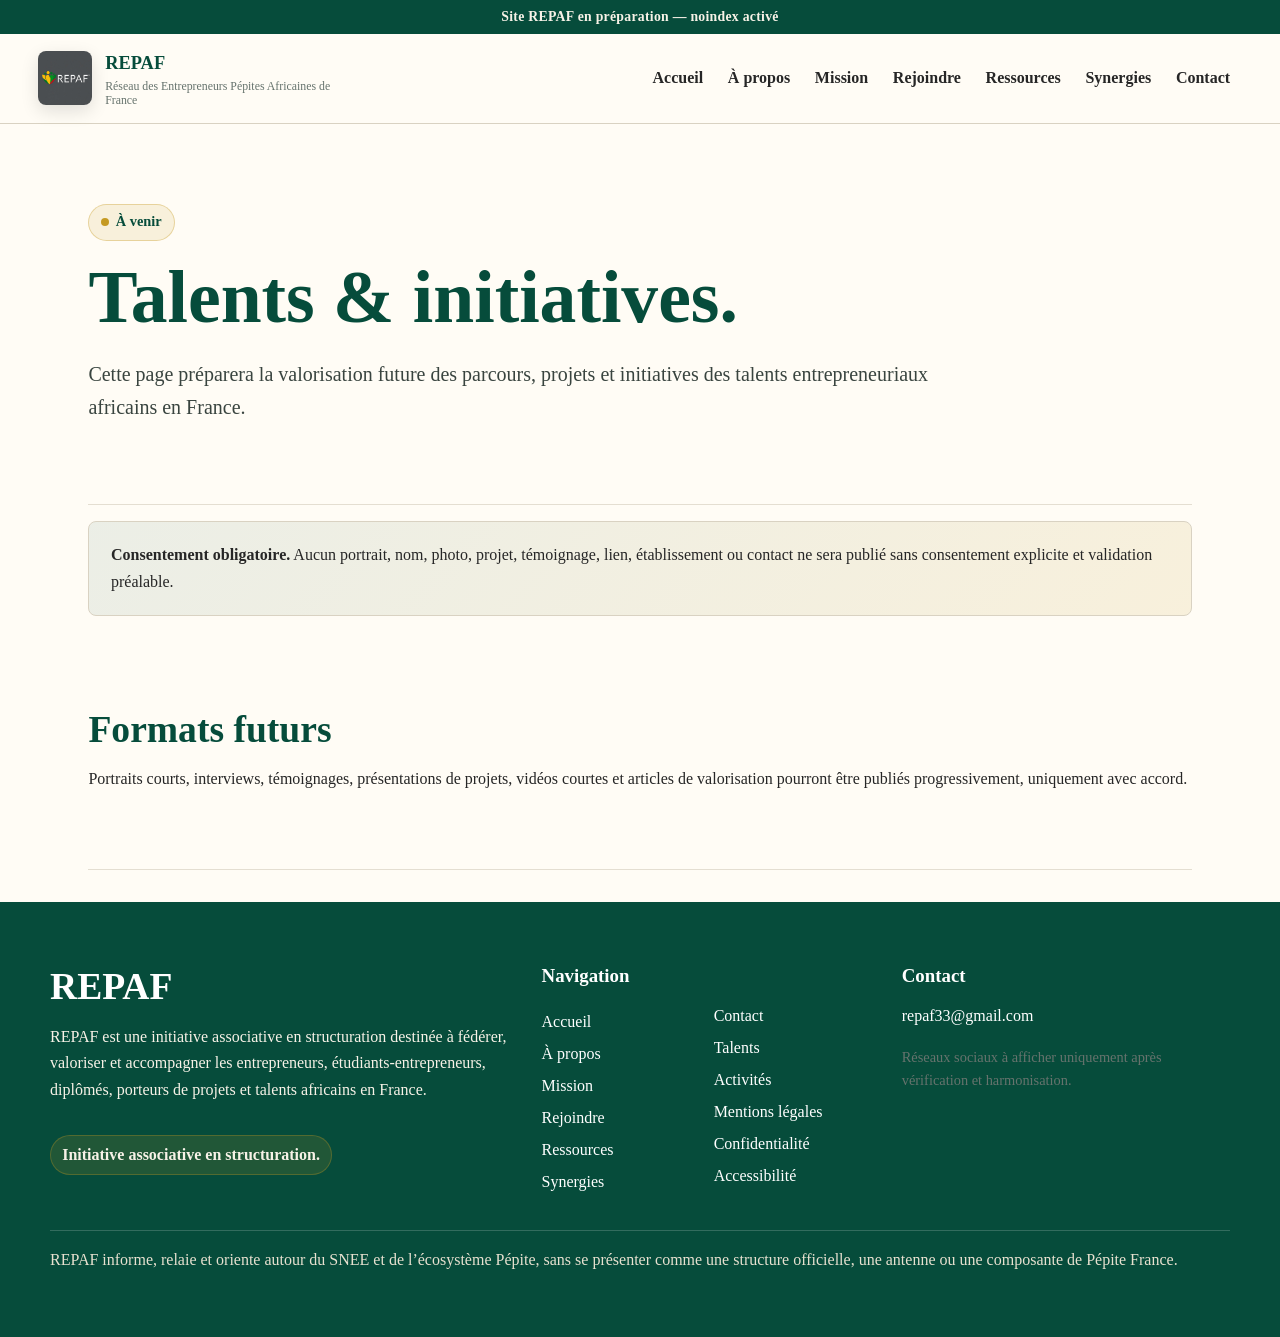
<file: talents.html>
<!doctype html>
<html lang="fr">
<head>
  <meta charset="utf-8">
  <meta name="viewport" content="width=device-width, initial-scale=1">
  <title>Talents & initiatives — REPAF — Réseau des Entrepreneurs Pépites Africaines de France</title>
  <meta name="description" content="Future page de valorisation des parcours.">
  <meta name="robots" content="noindex, nofollow, noarchive, nosnippet">
  <meta name="googlebot" content="noindex, nofollow, noarchive, nosnippet">
  <meta name="bingbot" content="noindex, nofollow, noarchive, nosnippet">
  <meta name="referrer" content="strict-origin-when-cross-origin">
  <meta property="og:title" content="Talents & initiatives — REPAF — Réseau des Entrepreneurs Pépites Africaines de France">
  <meta property="og:description" content="Future page de valorisation des parcours.">
  <meta property="og:type" content="website">
  <meta property="og:image" content="assets/img/logo-repaf.jpeg">
  <link rel="icon" href="assets/img/favicon.svg" type="image/svg+xml">
  <link rel="stylesheet" href="assets/css/styles.css">
</head>
<body>
  <a class="skip-link" href="#contenu">Aller au contenu</a>
  <div class="prelaunch">Site REPAF en préparation — noindex activé</div>
  <header class="site-header">
    <a class="brand" href="index.html" aria-label="REPAF accueil"><img src="assets/img/logo-repaf.jpeg" alt="" aria-hidden="true"><span><strong>REPAF</strong><small>Réseau des Entrepreneurs Pépites Africaines de France</small></span></a>
    <button class="menu-toggle" aria-controls="menu" aria-expanded="false">Menu</button>
    <nav id="menu" class="menu" aria-label="Navigation principale"><a href="index.html" >Accueil</a><a href="a-propos.html" >À propos</a><a href="mission.html" >Mission</a><a href="rejoindre.html" >Rejoindre</a><a href="ressources-snee-pepite.html" >Ressources</a><a href="synergies.html" >Synergies</a><a href="contact.html" >Contact</a></nav>
  </header>
  <main id="contenu">
    
<section class="page-hero"><p class="badge">À venir</p><h1>Talents & initiatives.</h1><p class="lead">Cette page préparera la valorisation future des parcours, projets et initiatives des talents entrepreneuriaux africains en France.</p></section>
<section class="notice"><strong>Consentement obligatoire.</strong> Aucun portrait, nom, photo, projet, témoignage, lien, établissement ou contact ne sera publié sans consentement explicite et validation préalable.</section>
<section><h2>Formats futurs</h2><p>Portraits courts, interviews, témoignages, présentations de projets, vidéos courtes et articles de valorisation pourront être publiés progressivement, uniquement avec accord.</p></section>

  </main>
  <footer class="site-footer">
    <div class="footer-grid">
      <div><h2>REPAF</h2><p>REPAF est une initiative associative en structuration destinée à fédérer, valoriser et accompagner les entrepreneurs, étudiants-entrepreneurs, diplômés, porteurs de projets et talents africains en France.</p><p class="status">Initiative associative en structuration.</p></div>
      <div><h3>Navigation</h3><ul><li><a href="index.html">Accueil</a></li><li><a href="a-propos.html">À propos</a></li><li><a href="mission.html">Mission</a></li><li><a href="rejoindre.html">Rejoindre</a></li><li><a href="ressources-snee-pepite.html">Ressources</a></li><li><a href="synergies.html">Synergies</a></li><li><a href="contact.html">Contact</a></li><li><a href="talents.html">Talents</a></li><li><a href="activites.html">Activités</a></li><li><a href="mentions-legales.html">Mentions légales</a></li><li><a href="confidentialite.html">Confidentialité</a></li><li><a href="accessibilite.html">Accessibilité</a></li></ul></div>
      <div><h3>Contact</h3><p><a href="mailto:repaf33@gmail.com">repaf33@gmail.com</a></p><p class="microcopy">Réseaux sociaux à afficher uniquement après vérification et harmonisation.</p></div>
    </div>
    <p class="non-affiliation">REPAF informe, relaie et oriente autour du SNEE et de l’écosystème Pépite, sans se présenter comme une structure officielle, une antenne ou une composante de Pépite France.</p>
  </footer>
  <script src="assets/js/main.js"></script>
</body>
</html>
</file>
<file: assets/css/styles.css>
:root{
  --green:#064C3B;
  --green-2:#0B5D49;
  --gold:#C59A23;
  --red:#B33A2F;
  --ivory:#F7F2E7;
  --cream:#FFFCF5;
  --ink:#262626;
  --muted:#66736D;
  --line:#D9D2C2;
  --shadow:0 20px 50px rgba(6,76,59,.14);
}
*{box-sizing:border-box}
html{scroll-behavior:smooth;overflow-x:hidden}
body{margin:0;font-family:Inter,Source Sans 3,system-ui,-apple-system,BlinkMacSystemFont,"Segoe UI",sans-serif;color:var(--ink);background:var(--cream);line-height:1.65;overflow-x:hidden}
a{color:var(--green);text-decoration:none}
a:hover{text-decoration:underline}
.skip-link{position:absolute;left:-9999px;top:auto;width:1px;height:1px;overflow:hidden}.skip-link:focus{left:1rem;top:1rem;width:auto;height:auto;background:white;padding:.75rem;z-index:9999}
.prelaunch{background:var(--green);color:var(--ivory);text-align:center;padding:.35rem 1rem;font-size:.86rem;font-weight:700;letter-spacing:.02em}
.site-header{position:sticky;top:0;z-index:100;background:rgba(255,252,245,.96);backdrop-filter:blur(10px);border-bottom:1px solid var(--line);display:flex;align-items:center;justify-content:space-between;gap:1rem;padding:.9rem clamp(1rem,3vw,2.6rem)}
.brand{display:flex;align-items:center;gap:.8rem;color:var(--green);min-width:220px}.brand img{width:54px;height:54px;border-radius:8px;object-fit:cover;box-shadow:0 6px 18px rgba(0,0,0,.12)}.brand strong{display:block;font-size:1.15rem;letter-spacing:0}.brand small{display:block;font-size:.74rem;color:var(--muted);max-width:260px;line-height:1.25}
.menu{display:flex;align-items:center;gap:.1rem;flex-wrap:wrap;justify-content:flex-end}.menu a{font-weight:700;color:var(--ink);padding:.6rem .72rem;border-radius:999px}.menu a[aria-current="page"],.menu a:hover{background:rgba(6,76,59,.08);text-decoration:none;color:var(--green)}.menu-toggle{display:none;background:var(--green);color:#fff;border:0;border-radius:999px;padding:.65rem 1rem;font-weight:800}
main{width:100%;max-width:1180px;margin:0 auto;padding:0 clamp(1rem,3vw,2.5rem)}
section{width:100%;max-width:100%;padding:3.8rem 0;border-bottom:1px solid rgba(217,210,194,.7)}
h1,h2,h3{line-height:1.1;color:var(--green);margin:0 0 1rem;letter-spacing:0;overflow-wrap:anywhere;word-break:normal}h1{font-size:4.6rem}h2{font-size:2.35rem}h3{font-size:1.18rem}.lead{font-size:1.25rem;color:#39443F;max-width:830px;overflow-wrap:anywhere}.promise{font-size:1.08rem;font-weight:900;color:var(--green);margin:1rem 0 0;overflow-wrap:anywhere}.authority{font-size:1.05rem;font-weight:800;color:var(--green);border-left:4px solid var(--gold);padding-left:1rem;margin:1.2rem 0;overflow-wrap:anywhere}.badge{display:inline-flex;align-items:center;gap:.4rem;background:rgba(197,154,35,.12);color:var(--green);border:1px solid rgba(197,154,35,.35);border-radius:999px;padding:.35rem .75rem;font-weight:800;font-size:.9rem;margin:0 0 1rem}.badge:before{content:"";width:.5rem;height:.5rem;border-radius:50%;background:var(--gold)}
.hero{display:grid;grid-template-columns:minmax(0,1.4fr) minmax(250px,.6fr);gap:3rem;align-items:center;min-height:76vh;border-bottom:0;min-width:0}.hero-content{min-width:0;max-width:100%}.hero-visual{background:linear-gradient(145deg,rgba(6,76,59,.12),rgba(197,154,35,.18));border:1px solid var(--line);border-radius:8px;padding:1.2rem;box-shadow:var(--shadow);min-width:0}.hero-visual img{width:100%;border-radius:8px;display:block;object-fit:cover}.page-hero{padding-top:5rem}.page-hero h1{max-width:950px}.page-hero .lead{max-width:880px}
.cta-row{display:flex;gap:.85rem;flex-wrap:wrap;margin-top:1.5rem}.btn{display:inline-flex;align-items:center;justify-content:center;border-radius:999px;padding:.85rem 1.15rem;font-weight:900;border:2px solid transparent;min-height:48px}.btn:hover{text-decoration:none;transform:translateY(-1px)}.btn-primary{background:var(--green);color:#fff}.btn-secondary{border-color:var(--gold);color:var(--green);background:#fff9ea}.btn-primary:hover{background:var(--green-2)}
.notice{background:linear-gradient(135deg,rgba(6,76,59,.08),rgba(197,154,35,.12));border:1px solid var(--line);border-radius:8px;padding:1.25rem 1.35rem;margin:1rem 0 2rem}.cards{display:grid;grid-template-columns:repeat(3,minmax(0,1fr));gap:1rem;margin-top:1.5rem}.card{background:#fff;border:1px solid var(--line);border-radius:8px;padding:1.25rem;box-shadow:0 12px 28px rgba(6,76,59,.06)}.card h3{margin-bottom:.55rem}.card p{margin:0;color:#39443F}.split{display:grid;grid-template-columns:1fr 1fr;gap:1.2rem}.split>div,.form-panel,.contact-card{background:#fff;border:1px solid var(--line);border-radius:8px;padding:1.5rem;box-shadow:0 12px 28px rgba(6,76,59,.06)}.final-cta{background:var(--green);color:#fff;border-radius:8px;padding:3.2rem;margin:3rem 0}.final-cta h2{color:#fff}.final-cta p{max-width:760px}.final-cta .btn-primary{background:#fff;color:var(--green)}.final-cta .btn-secondary{background:transparent;color:#fff;border-color:var(--gold)}
.checklist{padding-left:1.2rem}.checklist li{margin:.55rem 0}.faq details{background:#fff;border:1px solid var(--line);border-radius:18px;padding:1rem;margin:.7rem 0}.faq summary{font-weight:900;color:var(--green);cursor:pointer}.microcopy{font-size:.9rem;color:var(--muted)}.status{display:inline-block;background:rgba(197,154,35,.14);border:1px solid rgba(197,154,35,.3);padding:.35rem .7rem;border-radius:999px;font-weight:800}.contact-card p{font-size:1.3rem;font-weight:900}
.site-footer{margin-top:2rem;background:var(--green);color:var(--ivory);padding:clamp(2rem,5vw,4rem) clamp(1rem,3vw,2.5rem)}.site-footer a{color:#fff}.footer-grid{max-width:1180px;margin:0 auto;display:grid;grid-template-columns:1.4fr 1fr 1fr;gap:2rem}.site-footer h2,.site-footer h3{color:#fff}.site-footer ul{list-style:none;padding:0;margin:0;columns:2}.site-footer li{margin:.35rem 0}.non-affiliation{max-width:1180px;margin:2rem auto 0;border-top:1px solid rgba(255,255,255,.18);padding-top:1rem;color:#e8e1d0}
@media (max-width:920px){h1{font-size:3.2rem}h2{font-size:2rem}section{padding:3rem 0}.menu-toggle{display:inline-flex}.menu{display:none;position:absolute;left:1rem;right:1rem;top:84px;background:#fff;border:1px solid var(--line);border-radius:8px;padding:.8rem;box-shadow:var(--shadow);flex-direction:column;align-items:stretch}.menu.is-open{display:flex}.menu a{display:block}.brand small{display:none}.hero{grid-template-columns:1fr;min-height:auto;padding-top:2.2rem}.hero-visual{max-width:360px}.cards{grid-template-columns:1fr 1fr}.split{grid-template-columns:1fr}.footer-grid{grid-template-columns:1fr}.site-footer ul{columns:1}}
@media (max-width:620px){main{max-width:390px;margin:0;padding:0 1rem}h1{font-size:1.72rem}h2{font-size:1.55rem}.lead{font-size:1.03rem}.cards{grid-template-columns:1fr}.site-header{width:100%;max-width:390px;margin:0;padding:.7rem 1rem}.brand{min-width:0;gap:.6rem}.brand img{width:44px;height:44px}.brand strong{font-size:1rem}.menu-toggle{flex:0 0 auto}.hero{gap:2rem}.hero-visual{max-width:280px}.btn{width:100%}.cta-row{flex-direction:column}.page-hero{padding-top:2rem}.final-cta{padding:2rem}}
</file>
